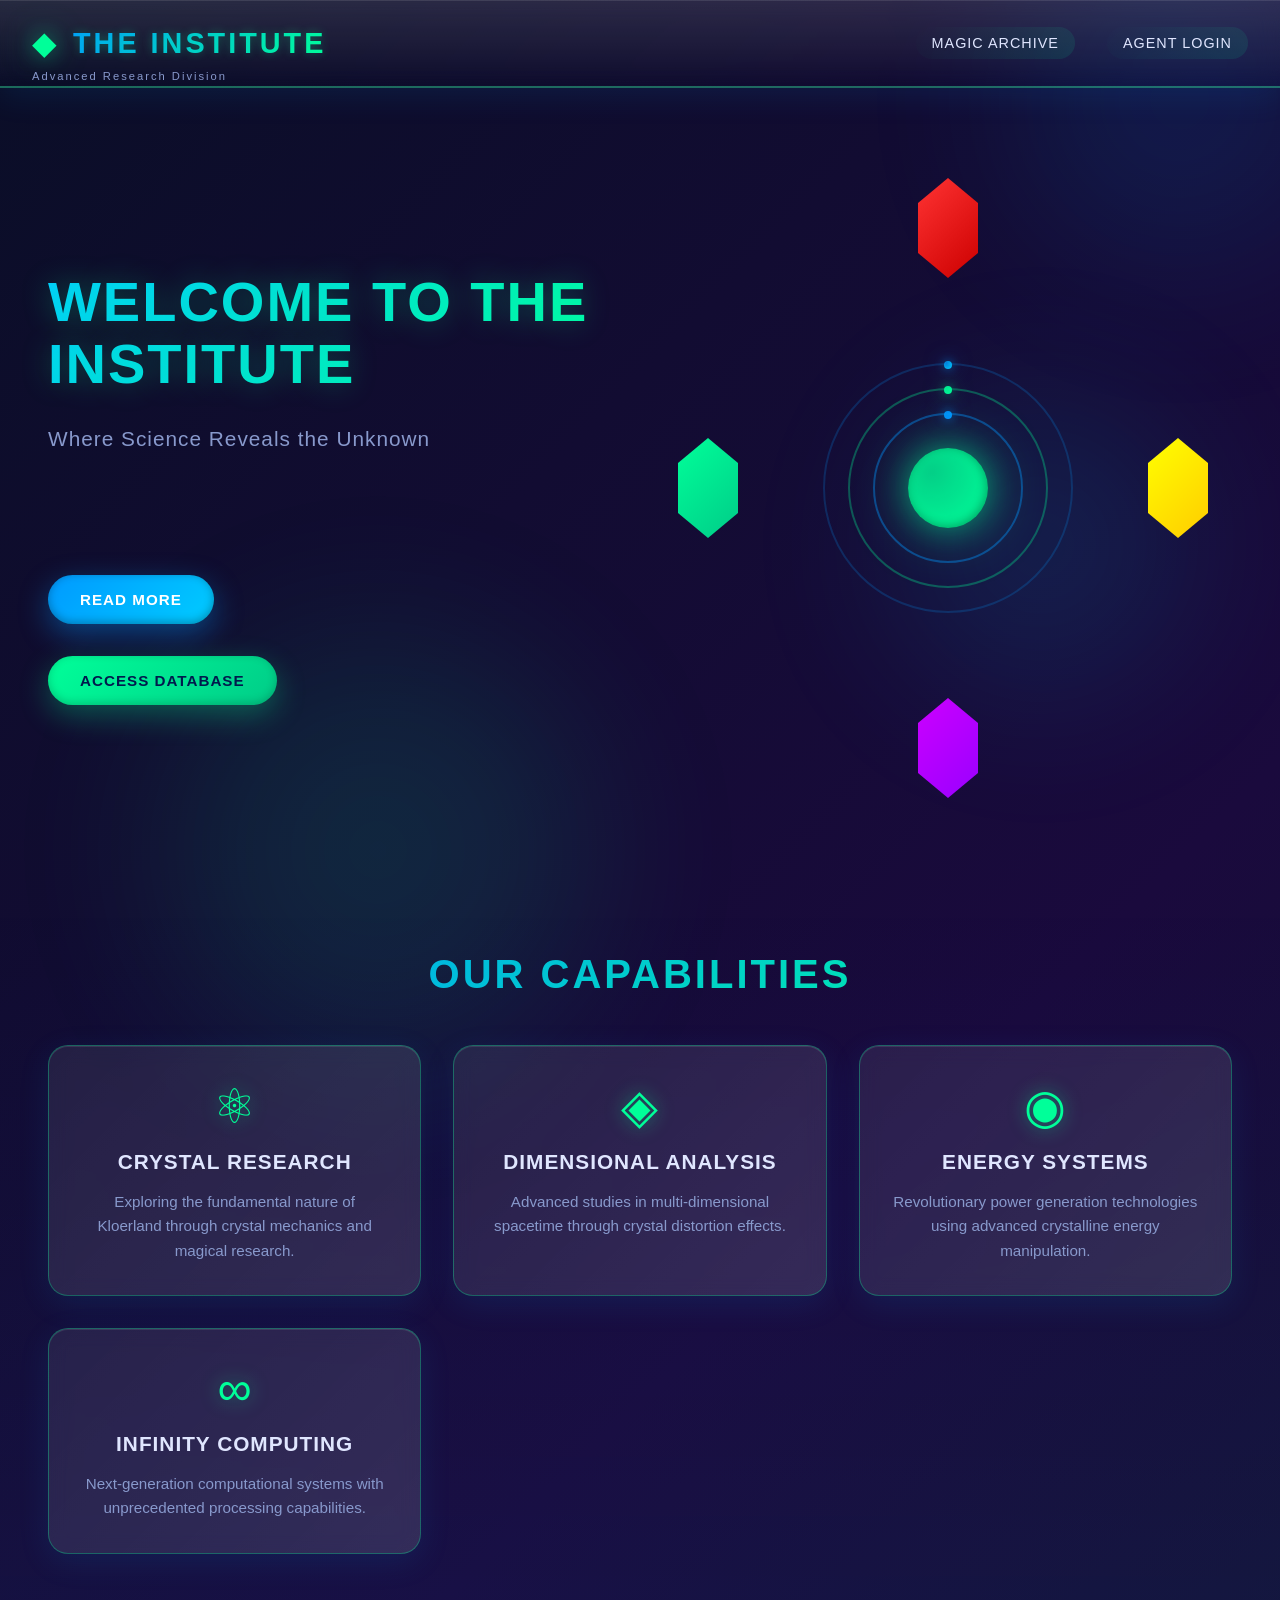
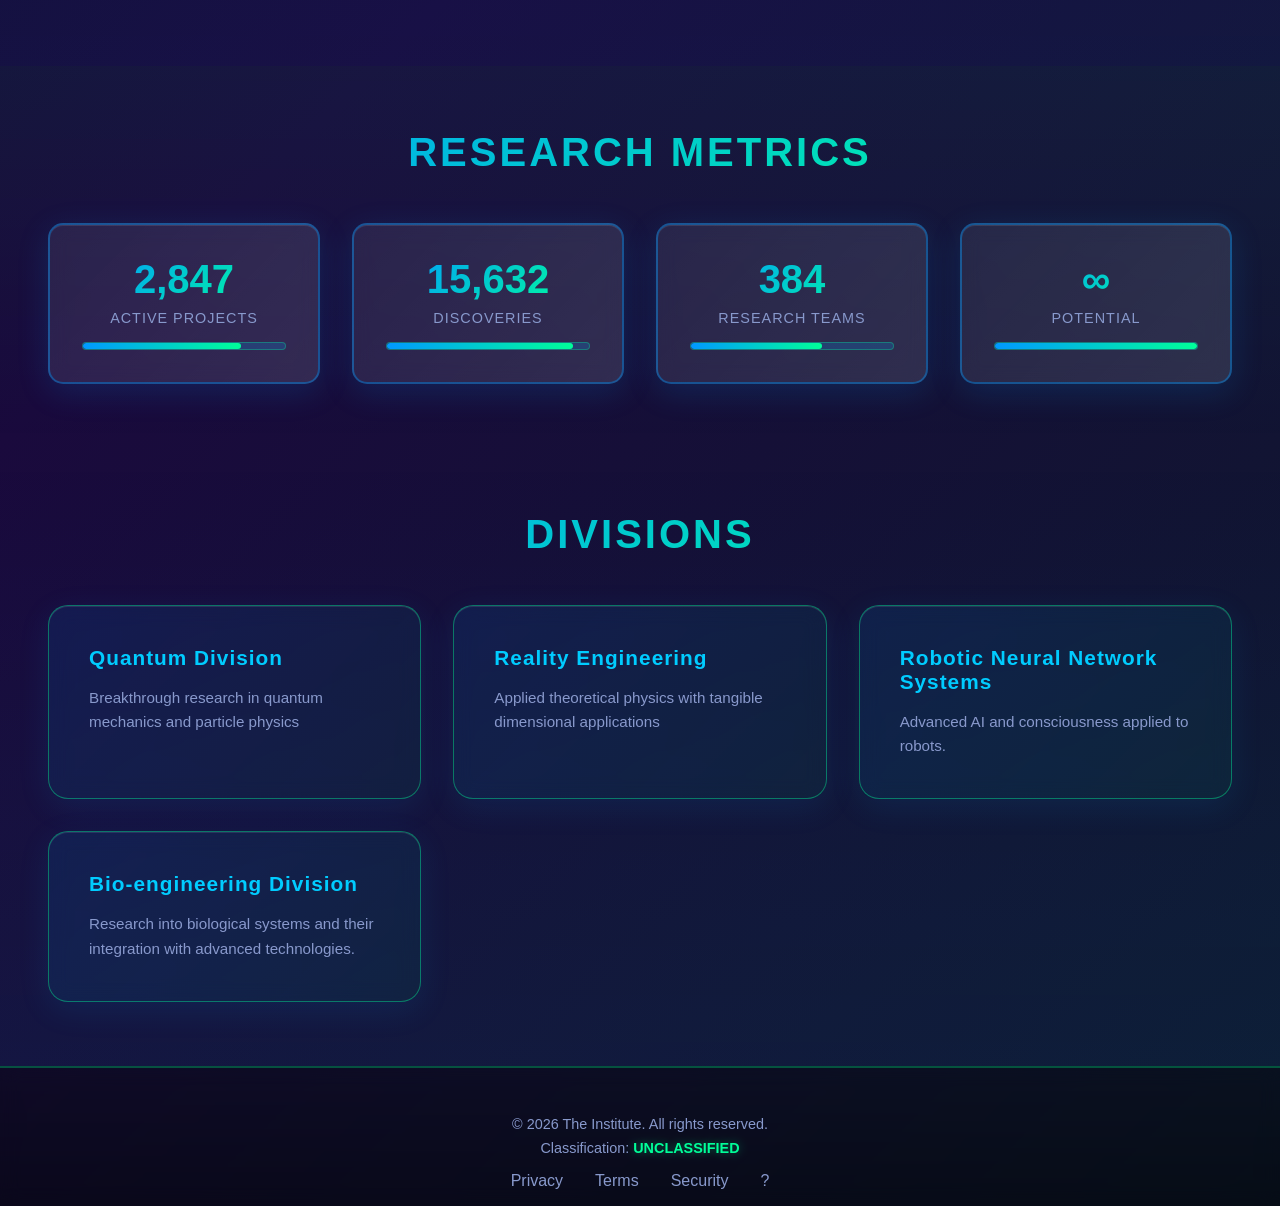
<file: index.html>
<!DOCTYPE html>
<html lang="en">
<head>
    <meta charset="UTF-8">
    <meta name="viewport" content="width=device-width, initial-scale=1.0">
    <title>The Institute - Advanced Research Division</title>
    <link rel="stylesheet" href="style.css">
</head>
<body>
    <!-- Ambient Background Elements -->
    <div class="ambient-orbs">
        <div class="orb orb-1"></div>
        <div class="orb orb-2"></div>
        <div class="orb orb-3"></div>
    </div>

    <!-- Navigation Header -->
    <header class="header">
        <div class="logo-container">
            <div class="logo-symbol">◆</div>
            <h1 class="logo-text">THE INSTITUTE</h1>
            <div class="logo-subtitle">Advanced Research Division</div>
        </div>
        <nav class="nav-menu">
            <a href="magic-archive.html" class="nav-item">MAGIC ARCHIVE</a>
            <a href="login.html" class="nav-item">AGENT LOGIN</a>
        </nav>
    </header>

    <!-- Hero Section -->
    <section class="hero">
        <div class="hero-content">
            <h2 class="hero-title">WELCOME TO THE INSTITUTE</h2>
            <p class="hero-subtitle">Where Science Reveals the Unknown</p>
            <div class="hero-decorative">
                <span class="glow-text">█</span>
                <span class="glow-text delay-1">█</span>
                <span class="glow-text delay-2">█</span>
            </div>
            <a href="#capabilities" class="btn btn-primary">READ MORE</a>
            <a href="login.html" class="btn btn-secondary">ACCESS DATABASE</a>
        </div>
        <div class="hero-visual">
            <div class="floating-element">
                <div class="core-circle"></div>
                <div class="orbit orbit-1"></div>
                <div class="orbit orbit-2"></div>
                <div class="orbit orbit-3"></div>
                <div class="crystal crystal-green"></div>
                <div class="crystal crystal-violet"></div>
                <div class="crystal crystal-red"></div>
                <div class="crystal crystal-yellow"></div>
            </div>
        </div>
    </section>

    <!-- Features Grid -->
    <section class="features" id="capabilities">
        <h2 class="section-title">OUR CAPABILITIES</h2>
        <div class="features-grid">
            <div class="feature-card">
                <div class="card-icon">⚛</div>
                <h3>Crystal Research</h3>
                <p>Exploring the fundamental nature of Kloerland through crystal mechanics and magical research.</p>
            </div>
            <div class="feature-card">
                <div class="card-icon">◈</div>
                <h3>Dimensional Analysis</h3>
                <p>Advanced studies in multi-dimensional spacetime through crystal distortion effects.</p>
            </div>
            <div class="feature-card">
                <div class="card-icon">◉</div>
                <h3>Energy Systems</h3>
                <p>Revolutionary power generation technologies using advanced crystalline energy manipulation.</p>
            </div>
            <div class="feature-card">
                <div class="card-icon">∞</div>
                <h3>Infinity Computing</h3>
                <p>Next-generation computational systems with unprecedented processing capabilities.</p>
            </div>
        </div>
    </section>

    <!-- Data Display Section -->
    <section class="data-section">
        <h2 class="section-title">RESEARCH METRICS</h2>
        <div class="data-grid">
            <div class="data-card">
                <div class="data-value">2,847</div>
                <div class="data-label">Active Projects</div>
                <div class="progress-bar">
                    <div class="progress-fill" style="width: 78%;"></div>
                </div>
            </div>
            <div class="data-card">
                <div class="data-value">15,632</div>
                <div class="data-label">Discoveries</div>
                <div class="progress-bar">
                    <div class="progress-fill" style="width: 92%;"></div>
                </div>
            </div>
            <div class="data-card">
                <div class="data-value">384</div>
                <div class="data-label">Research Teams</div>
                <div class="progress-bar">
                    <div class="progress-fill" style="width: 65%;"></div>
                </div>
            </div>
            <div class="data-card">
                <div class="data-value">∞</div>
                <div class="data-label">Potential</div>
                <div class="progress-bar">
                    <div class="progress-fill" style="width: 100%;"></div>
                </div>
            </div>
        </div>
    </section>

    <!-- Departments Section -->
    <section class="departments">
        <h2 class="section-title">DIVISIONS</h2>
        <div class="departments-container">
            <div class="department-item">
                <h3>Quantum Division</h3>
                <p>Breakthrough research in quantum mechanics and particle physics</p>
            </div>
            <div class="department-item">
                <h3>Reality Engineering</h3>
                <p>Applied theoretical physics with tangible dimensional applications</p>
            </div>
            <div class="department-item">
                <h3>Robotic Neural Network Systems</h3>
                <p>Advanced AI and consciousness applied to robots.</p>
            </div>
            <div class="department-item">
                <h3>Bio-engineering Division</h3>
                <p>Research into biological systems and their integration with advanced technologies.</p>
            </div>
        </div>
    </section>

    <!-- Footer -->
    <footer class="footer">
        <div class="footer-content">
            <p>&copy; 2026 The Institute. All rights reserved.</p>
            <p>Classification: <span class="classification">UNCLASSIFIED</span></p>
            <div class="footer-links">
                <a href="#">Privacy</a>
                <a href="#">Terms</a>
                <a href="#">Security</a>
                <a href="arg/index.html" aria-label="?">?</a>
            </div>
        </div>
    </footer>
</body>
</html>
</file>
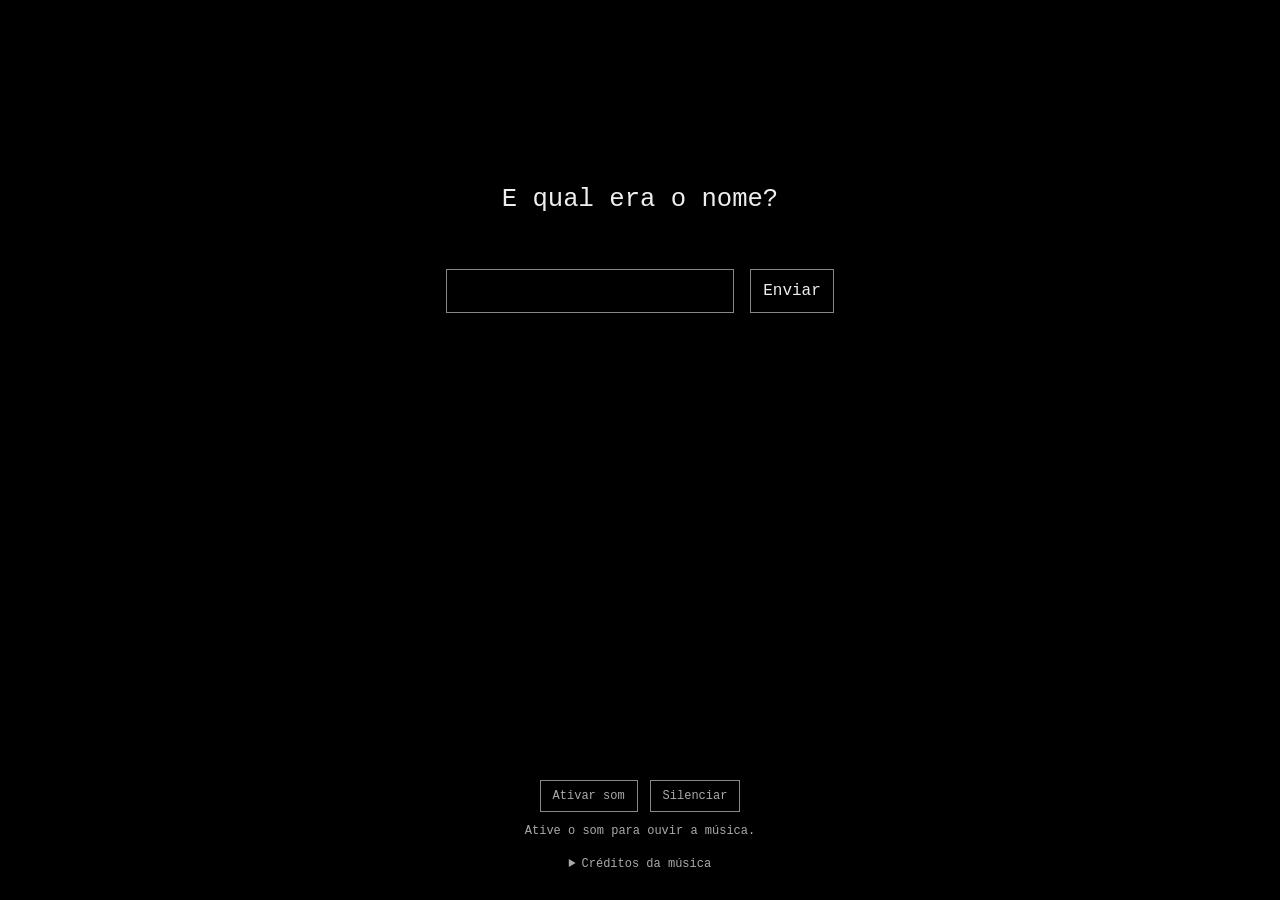
<file: arg/index.html>
<!doctype html>
<html lang="pt-BR">
<head>
  <meta charset="utf-8">
  <meta name="viewport" content="width=device-width, initial-scale=1">
  <title>E qual era o nome?</title>
  <link rel="stylesheet" href="style.css">
  <script type="module" src="app.js"></script>
</head>
<body>
  <main id="page" tabindex="-1"></main>
  <noscript>Ative o JavaScript para responder à pergunta.</noscript>
  <footer id="sound" hidden>
    <div class="sound-controls">
      <button id="play" type="button">Ativar som</button>
      <button id="mute" type="button" aria-pressed="false">Silenciar</button>
    </div>
    <p id="audio-status" role="status"></p>
    <details><summary>Créditos da música</summary><p id="credit"></p></details>
  </footer>
</body>
</html>
</file>
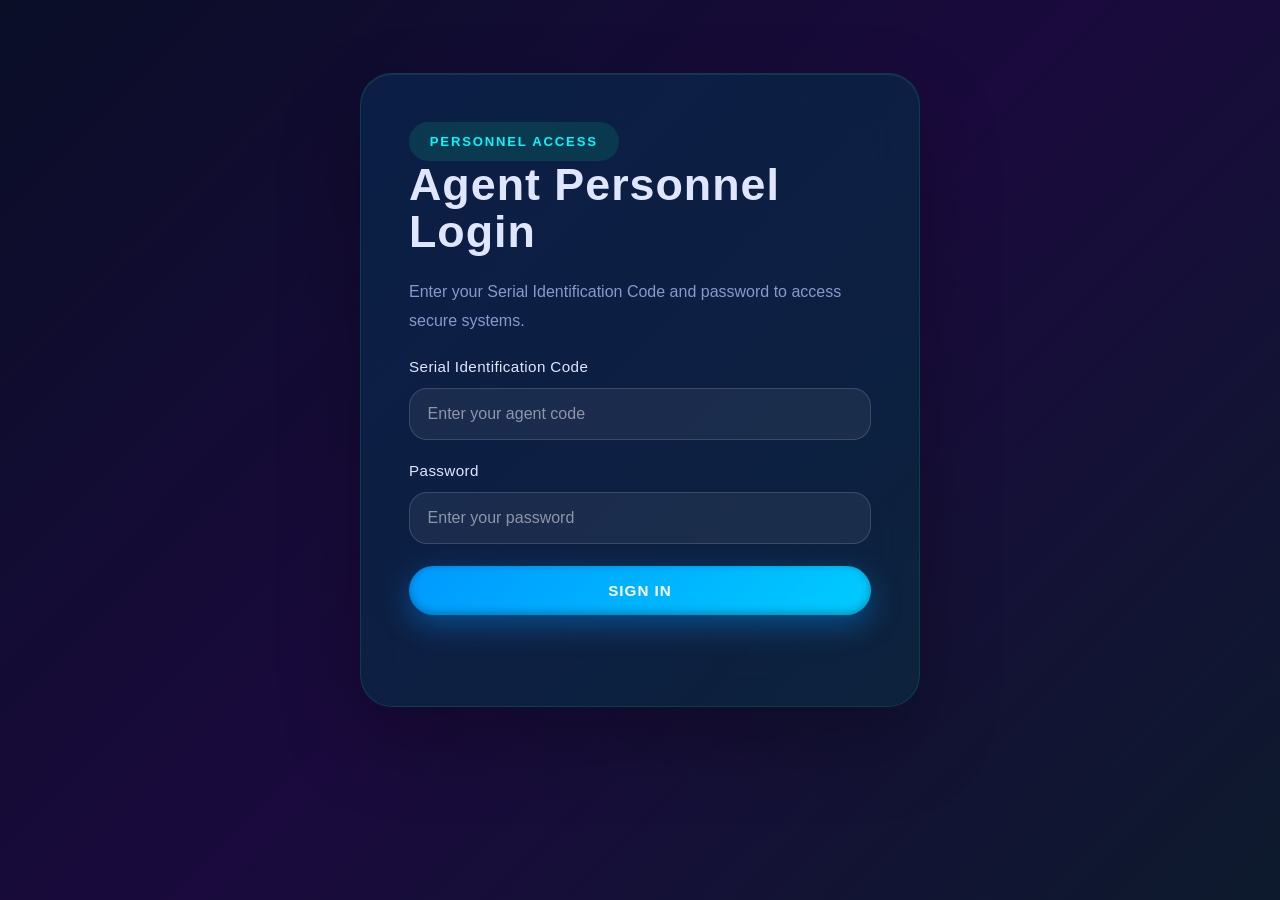
<file: admin.html>
<!DOCTYPE html>
<html lang="en">
<head>
    <meta charset="UTF-8">
    <meta name="viewport" content="width=device-width, initial-scale=1.0">
    <title>Magic Data Center | The Institute</title>
    <link rel="stylesheet" href="style.css">
</head>
<body>
    <div class="ambient-orbs">
        <div class="orb orb-1"></div>
        <div class="orb orb-2"></div>
        <div class="orb orb-3"></div>
    </div>

    <main class="admin-shell">
        <section class="admin-topline">
            <div>
                <span class="badge">Admin Restricted</span>
                <h1>Kloerland Magic Data Center</h1>
                <p>Store and maintain RPG weapons, spells, equipment, and consumables from the Kloerland source sheet.</p>
            </div>
            <div class="admin-actions">
                <button class="btn btn-secondary" id="exportBtn">EXPORT JSON</button>
                <button class="btn btn-secondary" id="resetBtn">RESET SEED DATA</button>
                <a href="login.html" class="btn btn-primary" id="logoutBtn">LOG OUT</a>
            </div>
        </section>

        <section class="admin-metrics" aria-label="Magic database totals">
            <div class="metric-tile">
                <span id="totalCount">0</span>
                <p>Total Records</p>
            </div>
            <div class="metric-tile">
                <span id="spellCount">0</span>
                <p>Spells</p>
            </div>
            <div class="metric-tile">
                <span id="weaponCount">0</span>
                <p>Weapons</p>
            </div>
            <div class="metric-tile">
                <span id="itemCount">0</span>
                <p>Items</p>
            </div>
        </section>

        <section class="admin-workspace">
            <form class="data-form" id="entryForm">
                <input type="hidden" id="entryId">
                <h2 id="formTitle">New Record</h2>
                <div class="form-grid">
                    <div class="form-group">
                        <label for="entryType">Type</label>
                        <select id="entryType" required>
                            <option value="Spell">Spell</option>
                            <option value="Weapon">Weapon</option>
                            <option value="Item">Item</option>
                            <option value="Equipment">Equipment</option>
                        </select>
                    </div>
                    <div class="form-group">
                        <label for="entryName">Name</label>
                        <input id="entryName" type="text" required placeholder="Record name">
                    </div>
                    <div class="form-group">
                        <label for="entryRarity">Rarity</label>
                        <input id="entryRarity" type="text" placeholder="Common, Rare, Custom">
                    </div>
                    <div class="form-group">
                        <label for="entryElement">Element</label>
                        <select id="entryElement">
                            <option value="">None</option>
                            <option value="Vida / Life">Green - Vida / Life</option>
                            <option value="Força / Strength">Red - Força / Strength</option>
                            <option value="Matéria / Matter">Yellow - Matéria / Matter</option>
                            <option value="Entropia / Entropy">Violet - Entropia / Entropy</option>
                            <option value="Fifth Element">Blue - Fifth Element</option>
                            <option value="???">Orange - ???</option>
                        </select>
                    </div>
                    <div class="form-group">
                        <label for="entryRange">Range</label>
                        <input id="entryRange" type="text" placeholder="2, 5x5, ∞">
                    </div>
                    <div class="form-group">
                        <label for="entryDuration">Duration</label>
                        <input id="entryDuration" type="text" placeholder="Instantaneous, 2 turns">
                    </div>
                    <div class="form-group">
                        <label for="entryTest">Test</label>
                        <input id="entryTest" type="text" placeholder="Intelectualidade + Escopo">
                    </div>
                    <div class="form-group">
                        <label for="entryDamage">Damage</label>
                        <input id="entryDamage" type="text" placeholder="2d6+1">
                    </div>
                    <div class="form-group">
                        <label for="entryCrit">Critical Damage</label>
                        <input id="entryCrit" type="text" placeholder="2d8+2">
                    </div>
                    <div class="form-group form-wide">
                        <label for="entryEffect">Special Effect</label>
                        <textarea id="entryEffect" rows="4" placeholder="Effect, notes, cooldowns, and source cleanup notes"></textarea>
                    </div>
                </div>
                <div class="form-actions">
                    <button class="btn btn-primary" type="submit">SAVE RECORD</button>
                    <button class="btn btn-secondary" type="button" id="clearBtn">CLEAR</button>
                </div>
            </form>

            <section class="data-browser" aria-label="Stored magic data">
                <div class="browser-tools">
                    <div class="form-group">
                        <label for="searchInput">Search</label>
                        <input id="searchInput" type="search" placeholder="Find name, test, effect">
                    </div>
                    <div class="form-group">
                        <label for="typeFilter">Filter</label>
                        <select id="typeFilter">
                            <option value="All">All Types</option>
                            <option value="Spell">Spells</option>
                            <option value="Weapon">Weapons</option>
                            <option value="Item">Items</option>
                            <option value="Equipment">Equipment</option>
                        </select>
                    </div>
                    <div class="form-group">
                        <label for="elementFilter">Element</label>
                        <select id="elementFilter">
                            <option value="All">All Elements</option>
                            <option value="Vida / Life">Green - Vida / Life</option>
                            <option value="Força / Strength">Red - Força / Strength</option>
                            <option value="Matéria / Matter">Yellow - Matéria / Matter</option>
                            <option value="Entropia / Entropy">Violet - Entropia / Entropy</option>
                            <option value="Fifth Element">Blue - Fifth Element</option>
                            <option value="???">Orange - ???</option>
                        </select>
                    </div>
                </div>
                <div class="records-list" id="recordsList"></div>
            </section>
        </section>
    </main>

    <script>
        const ADMIN_AUTH_KEY = 'instituteAdminAuth';
        const STORAGE_KEY = 'kloerlandMagicRecords';
        const adminParams = new URLSearchParams(window.location.search);

        function storageAvailable(storage) {
            try {
                const testKey = '__instituteStorageTest';
                storage.setItem(testKey, testKey);
                storage.removeItem(testKey);
                return true;
            } catch (error) {
                return false;
            }
        }

        function setStoredFlag(key, value) {
            if (storageAvailable(localStorage)) {
                localStorage.setItem(key, value);
            }

            if (storageAvailable(sessionStorage)) {
                sessionStorage.setItem(key, value);
            }

            document.cookie = `${key}=${value}; path=/; SameSite=Lax`;
        }

        function getStoredFlag(key) {
            const cookieMatch = document.cookie
                .split('; ')
                .find((cookie) => cookie.startsWith(`${key}=`));

            if (storageAvailable(localStorage) && localStorage.getItem(key) === 'true') {
                return true;
            }

            if (storageAvailable(sessionStorage) && sessionStorage.getItem(key) === 'true') {
                return true;
            }

            return cookieMatch ? cookieMatch.split('=')[1] === 'true' : false;
        }

        if (adminParams.get('adminAuth') === 'kloerland') {
            setStoredFlag(ADMIN_AUTH_KEY, 'true');
            window.history.replaceState({}, document.title, window.location.pathname);
        }

        let seedRecords = [];

        async function loadSeedRecords() {
            const response = await fetch('magic-data.json', { cache: 'no-store' });
            if (!response.ok) {
                throw new Error(`Unable to load magic-data.json: ${response.status}`);
            }

            const data = await response.json();
            if (!Array.isArray(data)) {
                throw new Error('magic-data.json must contain an array of records.');
            }

            seedRecords = data;
        }

        const fields = {
            id: document.getElementById('entryId'),
            type: document.getElementById('entryType'),
            name: document.getElementById('entryName'),
            rarity: document.getElementById('entryRarity'),
            element: document.getElementById('entryElement'),
            range: document.getElementById('entryRange'),
            duration: document.getElementById('entryDuration'),
            test: document.getElementById('entryTest'),
            damage: document.getElementById('entryDamage'),
            critical: document.getElementById('entryCrit'),
            effect: document.getElementById('entryEffect')
        };

        const entryForm = document.getElementById('entryForm');
        const recordsList = document.getElementById('recordsList');
        const searchInput = document.getElementById('searchInput');
        const typeFilter = document.getElementById('typeFilter');
        const elementFilter = document.getElementById('elementFilter');
        const formTitle = document.getElementById('formTitle');

        if (!getStoredFlag(ADMIN_AUTH_KEY)) {
            window.location.href = 'login.html';
        }

        function loadRecords() {
            const saved = storageAvailable(localStorage) ? localStorage.getItem(STORAGE_KEY) : null;
            if (!saved) {
                saveRecords(seedRecords);
                return [...seedRecords];
            }

            try {
                const records = JSON.parse(saved);
                const existingIds = new Set(records.map((record) => record.id));
                const seedById = new Map(seedRecords.map((record) => [record.id, record]));
                const upgradedRecords = records.map((record) => {
                    const seedRecord = seedById.get(record.id);

                    if (!seedRecord) {
                        return { element: '', ...record };
                    }

                    return {
                        ...seedRecord,
                        ...record,
                        element: record.element || seedRecord.element || ''
                    };
                });
                const upgradedIds = new Set(upgradedRecords.map((record) => record.id));
                const missingSeeds = seedRecords.filter((record) => !upgradedIds.has(record.id));

                if (missingSeeds.length > 0) {
                    const mergedRecords = [...upgradedRecords, ...missingSeeds];
                    saveRecords(mergedRecords);
                    return mergedRecords;
                }

                saveRecords(upgradedRecords);
                return upgradedRecords;
            } catch (error) {
                saveRecords(seedRecords);
                return [...seedRecords];
            }
        }

        function saveRecords(records) {
            if (storageAvailable(localStorage)) {
                localStorage.setItem(STORAGE_KEY, JSON.stringify(records));
            }
        }

        function getRecords() {
            return loadRecords();
        }

        function renderRecords() {
            const search = searchInput.value.trim().toLowerCase();
            const selectedType = typeFilter.value;
            const selectedElement = elementFilter.value;
            const records = getRecords();
            const filtered = records.filter((record) => {
                const matchesType = selectedType === 'All' || record.type === selectedType;
                const matchesElement = selectedElement === 'All' || record.element === selectedElement;
                const content = Object.values(record).join(' ').toLowerCase();
                return matchesType && matchesElement && content.includes(search);
            });

            document.getElementById('totalCount').textContent = records.length;
            document.getElementById('spellCount').textContent = records.filter((record) => record.type === 'Spell').length;
            document.getElementById('weaponCount').textContent = records.filter((record) => record.type === 'Weapon').length;
            document.getElementById('itemCount').textContent = records.filter((record) => record.type === 'Item' || record.type === 'Equipment').length;

            recordsList.innerHTML = filtered.map((record) => `
                <article class="record-row">
                    <div class="record-main">
                        <div class="record-tags">
                            <span class="record-type">${record.type}</span>
                            ${record.type === 'Spell' ? `<span class="element-tag ${getElementClass(record.element)}">${escapeHtml(record.element || 'Unclassified')}</span>` : ''}
                        </div>
                        <h3>${escapeHtml(record.name)}</h3>
                        <p>${escapeHtml(record.effect || 'No special effect recorded.')}</p>
                    </div>
                    <dl class="record-stats">
                        <div><dt>Rarity</dt><dd>${escapeHtml(record.rarity || '-')}</dd></div>
                        <div><dt>Element</dt><dd>${escapeHtml(record.type === 'Spell' ? record.element || '-' : '-')}</dd></div>
                        <div><dt>Range</dt><dd>${escapeHtml(record.range || '-')}</dd></div>
                        <div><dt>Duration</dt><dd>${escapeHtml(record.duration || '-')}</dd></div>
                        <div><dt>Test</dt><dd>${escapeHtml(record.test || '-')}</dd></div>
                        <div><dt>Damage</dt><dd>${escapeHtml(record.damage || '-')}</dd></div>
                        <div><dt>Critical</dt><dd>${escapeHtml(record.critical || '-')}</dd></div>
                    </dl>
                    <div class="record-actions">
                        <button type="button" class="mini-btn" data-action="edit" data-id="${record.id}">Edit</button>
                        <button type="button" class="mini-btn danger" data-action="delete" data-id="${record.id}">Delete</button>
                    </div>
                </article>
            `).join('');
        }

        function escapeHtml(value) {
            return String(value)
                .replaceAll('&', '&amp;')
                .replaceAll('<', '&lt;')
                .replaceAll('>', '&gt;')
                .replaceAll('"', '&quot;')
                .replaceAll("'", '&#039;');
        }

        function getElementClass(element) {
            const elementMap = {
                'Vida / Life': 'element-life',
                'Força / Strength': 'element-strength',
                'Matéria / Matter': 'element-matter',
                'Entropia / Entropy': 'element-entropy',
                'Fifth Element': 'element-fifth',
                '???': 'element-unknown'
            };

            return elementMap[element] || 'element-none';
        }

        function clearForm() {
            entryForm.reset();
            fields.id.value = '';
            formTitle.textContent = 'New Record';
        }

        entryForm.addEventListener('submit', function (event) {
            event.preventDefault();
            const records = getRecords();
            const record = {
                id: fields.id.value || `record-${Date.now()}`,
                type: fields.type.value,
                name: fields.name.value.trim(),
                rarity: fields.rarity.value.trim(),
                element: fields.type.value === 'Spell' ? fields.element.value : '',
                range: fields.range.value.trim(),
                duration: fields.duration.value.trim(),
                test: fields.test.value.trim(),
                damage: fields.damage.value.trim(),
                critical: fields.critical.value.trim(),
                effect: fields.effect.value.trim()
            };

            if (!record.name) {
                fields.name.focus();
                return;
            }

            const existingIndex = records.findIndex((item) => item.id === record.id);
            if (existingIndex >= 0) {
                records[existingIndex] = record;
            } else {
                records.unshift(record);
            }

            saveRecords(records);
            clearForm();
            renderRecords();
        });

        recordsList.addEventListener('click', function (event) {
            const button = event.target.closest('button[data-action]');
            if (!button) return;

            const records = getRecords();
            const record = records.find((item) => item.id === button.dataset.id);
            if (!record) return;

            if (button.dataset.action === 'delete') {
                saveRecords(records.filter((item) => item.id !== record.id));
                renderRecords();
                return;
            }

            fields.id.value = record.id;
            fields.type.value = record.type;
            fields.name.value = record.name;
            fields.rarity.value = record.rarity;
            fields.element.value = record.element || '';
            fields.range.value = record.range;
            fields.duration.value = record.duration;
            fields.test.value = record.test;
            fields.damage.value = record.damage;
            fields.critical.value = record.critical;
            fields.effect.value = record.effect;
            formTitle.textContent = `Editing ${record.name}`;
            window.scrollTo({ top: 0, behavior: 'smooth' });
        });

        document.getElementById('clearBtn').addEventListener('click', clearForm);
        searchInput.addEventListener('input', renderRecords);
        typeFilter.addEventListener('change', renderRecords);
        elementFilter.addEventListener('change', renderRecords);

        document.getElementById('resetBtn').addEventListener('click', function () {
            saveRecords(seedRecords);
            clearForm();
            renderRecords();
        });

        document.getElementById('exportBtn').addEventListener('click', function () {
            const data = JSON.stringify(getRecords(), null, 2);
            const blob = new Blob([data], { type: 'application/json' });
            const url = URL.createObjectURL(blob);
            const link = document.createElement('a');
            link.href = url;
            link.download = 'kloerland-magic-data.json';
            link.click();
            URL.revokeObjectURL(url);
        });

        document.getElementById('logoutBtn').addEventListener('click', function () {
            if (storageAvailable(localStorage)) {
                localStorage.removeItem('instituteAdminAuth');
                localStorage.removeItem('instituteAgentAuth');
            }

            if (storageAvailable(sessionStorage)) {
                sessionStorage.removeItem('instituteAdminAuth');
                sessionStorage.removeItem('instituteAgentAuth');
            }

            document.cookie = 'instituteAdminAuth=; path=/; max-age=0';
            document.cookie = 'instituteAgentAuth=; path=/; max-age=0';
        });

        async function initAdminData() {
            try {
                await loadSeedRecords();
                renderRecords();
            } catch (error) {
                console.error(error);
                document.getElementById('recordsList').innerHTML = `
                    <article class="record-row">
                        <div class="record-main">
                            <h3>Magic archive unavailable</h3>
                            <p>The canonical magic-data.json file could not be loaded. Run the site through a web server and verify that magic-data.json is deployed beside admin.html.</p>
                        </div>
                    </article>
                `;
            }
        }

        initAdminData();
    </script>
</body>
</html>
</file>
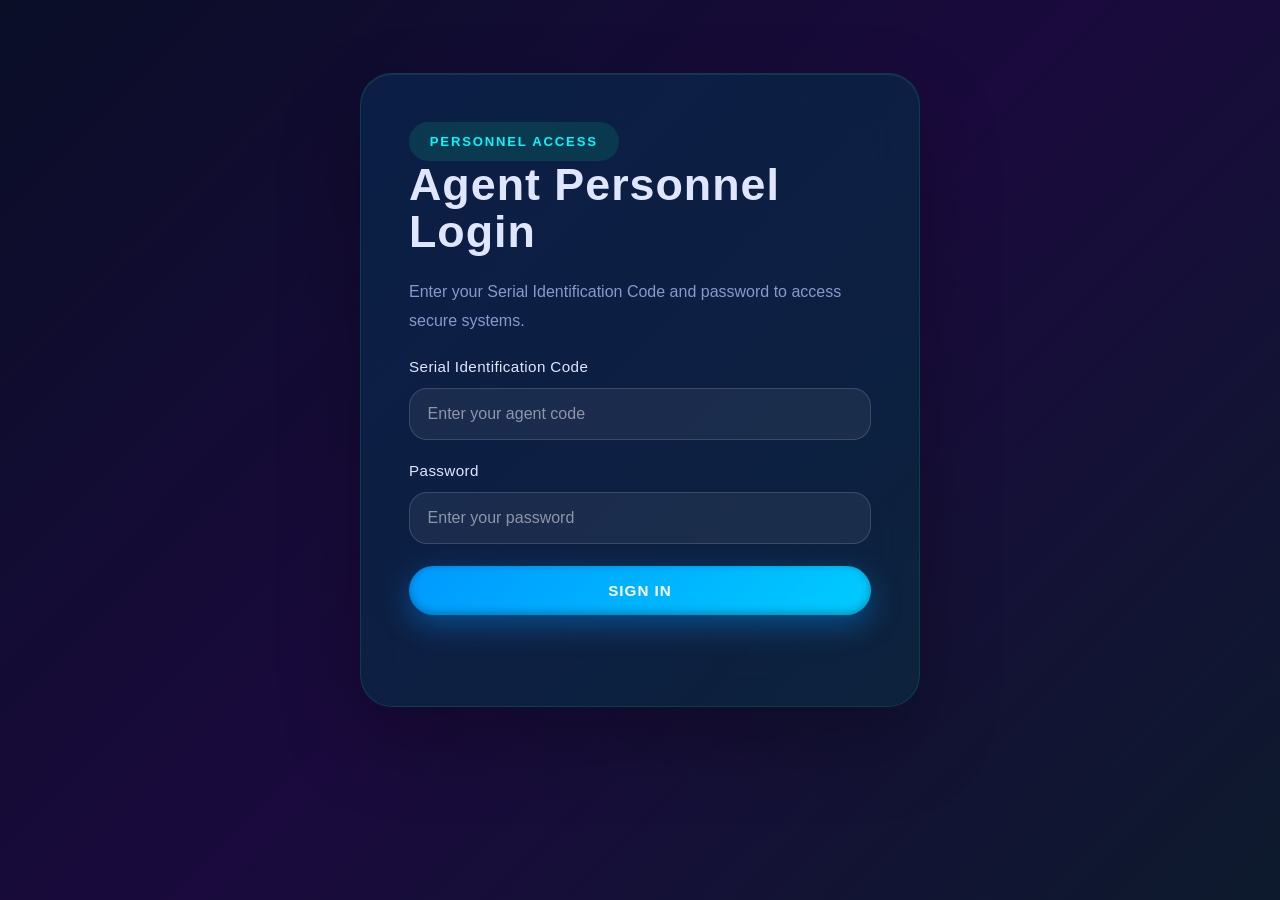
<file: agent.html>
<!DOCTYPE html><html lang="en"><head><meta charset="UTF-8"><meta name="viewport" content="width=device-width, initial-scale=1.0"><title>Agent Profile | The Institute</title><link rel="stylesheet" href="style.css"></head><body><div class="ambient-orbs"><div class="orb orb-1"></div><div class="orb orb-2"></div><div class="orb orb-3"></div></div><main class="agent-dashboard"><section class="agent-card profile-card" id="profile"><div class="browser-heading"><div><span class="agent-tag" id="agentStatus">LOADING</span><h1 id="agentName">Agent Profile</h1></div><div class="profile-actions"><a href="agents.html" class="btn btn-secondary">ALL AGENTS</a><a href="magic-archive.html" class="btn btn-secondary">MAGIC ARCHIVE</a></div></div><div class="vitals-grid"><div class="vital-box"><span>HP</span><strong id="agentHp">—</strong></div><div class="vital-box"><span>DEF</span><strong id="agentDef">—</strong></div><div class="vital-box"><span>MONEY</span><strong id="agentMoney">—</strong></div></div><h2 class="profile-section-title">ATTRIBUTES</h2><div class="stats-grid" id="statsGrid"></div><div class="profile-sections"><section class="profile-list-card"><h2>PERÍCIAS</h2><ul id="pericias"></ul></section><section class="profile-list-card"><h2>HABILIDADES E ARMAS</h2><ul id="habilidadesArmas"></ul></section><section class="profile-list-card"><h2>INVENTÁRIO</h2><ul id="inventario"></ul></section></div><div class="agent-actions"><a href="login.html" class="btn btn-secondary" id="logoutLink">LOG OUT</a></div></section></main><script>
const AUTH='instituteAgentAuth'; function flag(k){try{if(localStorage.getItem(k)==='true')return true}catch(e){}try{if(sessionStorage.getItem(k)==='true')return true}catch(e){}return document.cookie.split('; ').some(c=>c===k+'=true')}
if(!flag(AUTH))location.replace('login.html');
const id=new URLSearchParams(location.search).get('id')||localStorage.getItem('instituteAgentId')||'abc';
function esc(v){return String(v).replace(/[&<>'\"]/g,c=>({'&':'&amp;','<':'&lt;','>':'&gt;',"'":'&#039;','"':'&quot;'}[c]));}
function renderList(id,items){document.getElementById(id).innerHTML=(items||[]).map(x=>`<li>${esc(x)}</li>`).join('')||'<li>No records available.</li>'}
fetch('agents-data.json',{cache:'no-store'}).then(r=>{if(!r.ok)throw Error();return r.json()}).then(agents=>{const a=agents.find(x=>x.id===id)||agents[0]; if(!a)throw Error(); document.title=a.name+' | The Institute'; document.getElementById('agentName').textContent=a.name;document.getElementById('agentStatus').textContent=a.status;document.getElementById('agentHp').textContent=a.hp.current+'/'+a.hp.max;document.getElementById('agentDef').textContent=a.def;document.getElementById('agentMoney').textContent=esc((a['dinheiro:']||[])[0]??'—'); const labels={pot:'POT',res:'RES',agi:'AGI',car:'CAR',int:'INT'};document.getElementById('statsGrid').innerHTML=Object.entries(labels).map(([k,l])=>`<div class="stat-box"><span>${l}</span><strong>${esc(a.stats[k]??'—')}</strong></div>`).join('');renderList('pericias',a.pericias);renderList('habilidadesArmas',a.habilidadesArmas);renderList('inventario',a.inventario);}).catch(()=>document.getElementById('profile').innerHTML='<h1>Agent record unavailable</h1><p>The requested profile could not be loaded.</p><a href="agents.html" class="btn btn-secondary">BACK TO AGENTS</a>');
document.getElementById('logoutLink').addEventListener('click',()=>{localStorage.removeItem(AUTH);localStorage.removeItem('instituteAgentId');sessionStorage.removeItem(AUTH);});
</script></body></html>
</file>
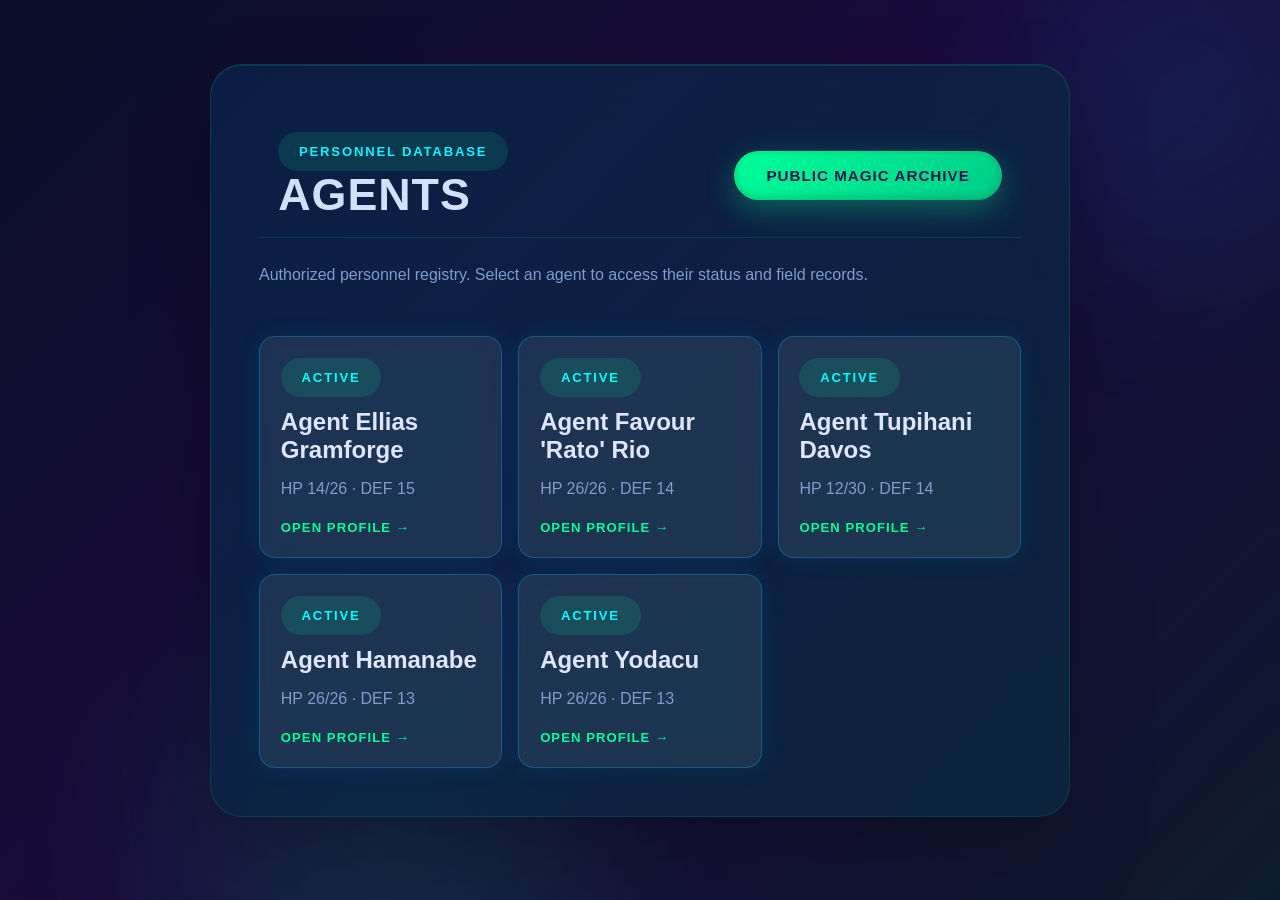
<file: agents.html>
<!DOCTYPE html><html lang="en"><head><meta charset="UTF-8"><meta name="viewport" content="width=device-width, initial-scale=1.0"><title>Agents Database | The Institute</title><link rel="stylesheet" href="style.css"></head><body><div class="ambient-orbs"><div class="orb orb-1"></div><div class="orb orb-2"></div></div><main class="agent-dashboard"><section class="agent-card roster-card"><div class="browser-heading"><div><span class="badge">Personnel Database</span><h1>AGENTS</h1></div><a href="magic-archive.html" class="btn btn-secondary">PUBLIC MAGIC ARCHIVE</a></div><p>Authorized personnel registry. Select an agent to access their status and field records.</p><div id="agentsList" class="agents-grid"></div></section></main><script>
const list=document.getElementById('agentsList');
function esc(v){return String(v).replace(/[&<>'\"]/g,c=>({'&':'&amp;','<':'&lt;','>':'&gt;',"'":'&#039;','"':'&quot;'}[c]));}
fetch('agents-data.json',{cache:'no-store'}).then(r=>{if(!r.ok)throw Error();return r.json()}).then(agents=>{list.innerHTML=agents.map(a=>`<a class="agent-roster-entry" href="agent.html?id=${encodeURIComponent(a.id)}"><span class="agent-tag">${esc(a.status)}</span><h2>${esc(a.name)}</h2><p>HP ${a.hp.current}/${a.hp.max} · DEF ${esc(a.def)}</p><span class="profile-link">OPEN PROFILE →</span></a>`).join('')}).catch(()=>list.innerHTML='<p>Agent database unavailable.</p>');
</script></body></html>
</file>
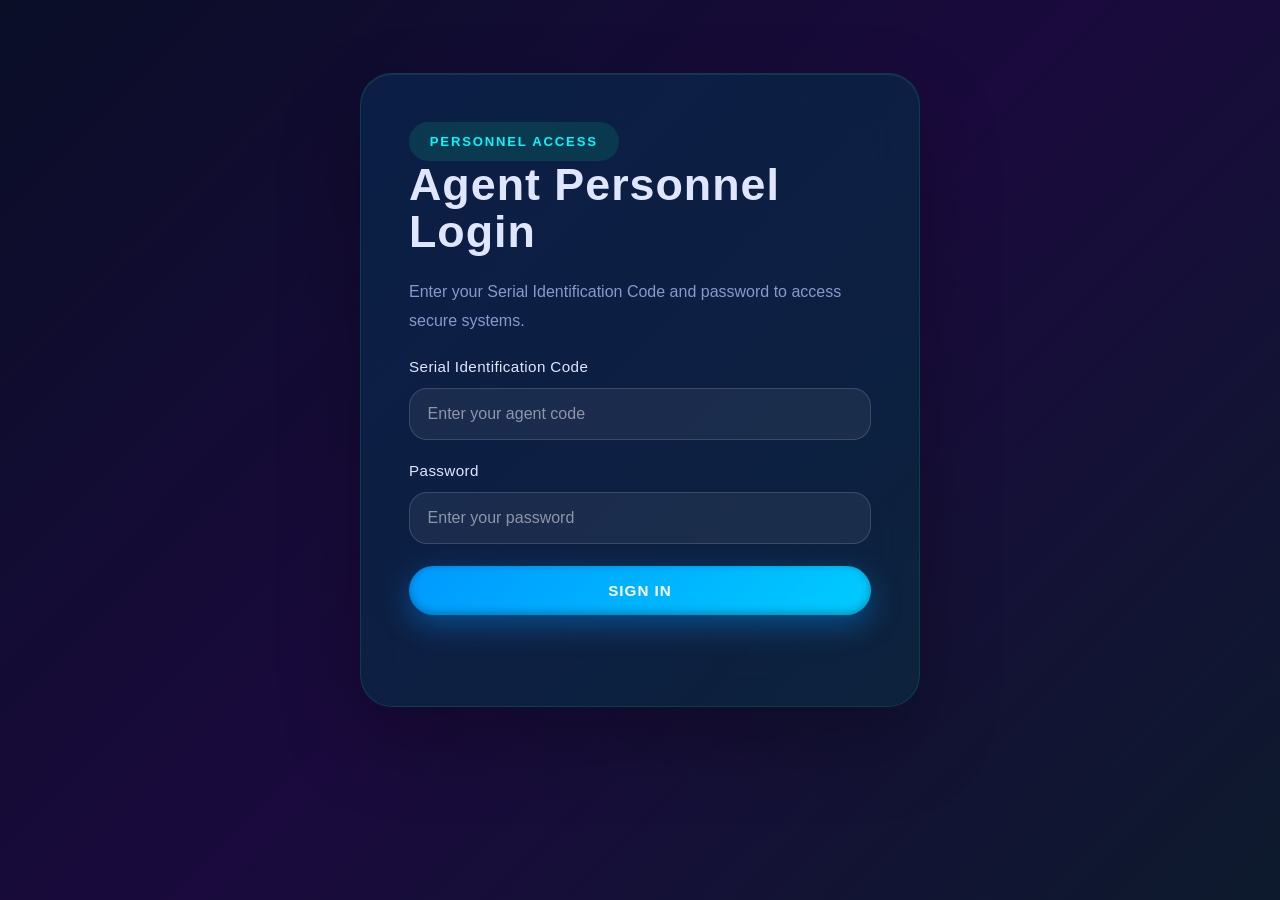
<file: login.html>
<!DOCTYPE html>
<html lang="en">
<head>
    <meta charset="UTF-8">
    <meta name="viewport" content="width=device-width, initial-scale=1.0">
    <title>Agent Login | The Institute</title>
    <link rel="stylesheet" href="style.css">
</head>
<body>
    <div class="ambient-orbs"></div>
    <main class="login-page">
        <section class="glass-card login-panel">
            <span class="badge">Personnel Access</span>
            <div class="login-card">
                <h1>Agent Personnel Login</h1>
                <p>Enter your Serial Identification Code and password to access secure systems.</p>
                <div class="form-group">
                    <label for="serialCode">Serial Identification Code</label>
                    <input id="serialCode" type="text" placeholder="Enter your agent code" autocomplete="username">
                </div>
                <div class="form-group">
                    <label for="password">Password</label>
                    <input id="password" type="password" placeholder="Enter your password" autocomplete="current-password">
                </div>
                <button class="btn btn-primary login-btn" id="loginBtn">SIGN IN</button>
                <div class="login-message" id="loginMessage"></div>
            </div>
        </section>
    </main>

    <script>
        const ADMIN_AUTH_KEY = 'instituteAdminAuth';
        const AGENT_AUTH_KEY = 'instituteAgentAuth';

        function setAuthFlag(key) {
            let stored = false;

            try {
                localStorage.setItem(key, 'true');
                stored = true;
            } catch (error) {
                stored = false;
            }

            try {
                sessionStorage.setItem(key, 'true');
                stored = true;
            } catch (error) {
                stored = stored || false;
            }

            if (!stored) {
                document.cookie = `${key}=true; path=/; SameSite=Lax`;
            }
        }

        document.getElementById('loginBtn').addEventListener('click', function () {
            const serial = document.getElementById('serialCode').value.trim();
            const password = document.getElementById('password').value;
            const message = document.getElementById('loginMessage');

            if (!serial || !password) {
                message.textContent = 'Both fields are required.';
                return;
            }

            const normalizedSerial = serial.toLowerCase();

            if (normalizedSerial === 'admin' && password === 'kloerland') {
                setAuthFlag(ADMIN_AUTH_KEY);
                window.location.href = 'admin.html?adminAuth=kloerland';
            } else if (normalizedSerial === 'abc' && password === '123') {
                setAuthFlag(AGENT_AUTH_KEY);
                try { localStorage.setItem('instituteAgentId', normalizedSerial); } catch (error) {}
                window.location.href = 'agents.html';
            } else {
                message.textContent = 'Invalid Serial Identification Code or password.';
            }
        });

        document.addEventListener('keydown', function(event) {
            if (event.key === 'Enter') {
                document.getElementById('loginBtn').click();
            }
        });
    </script>
</body>
</html>
</file>
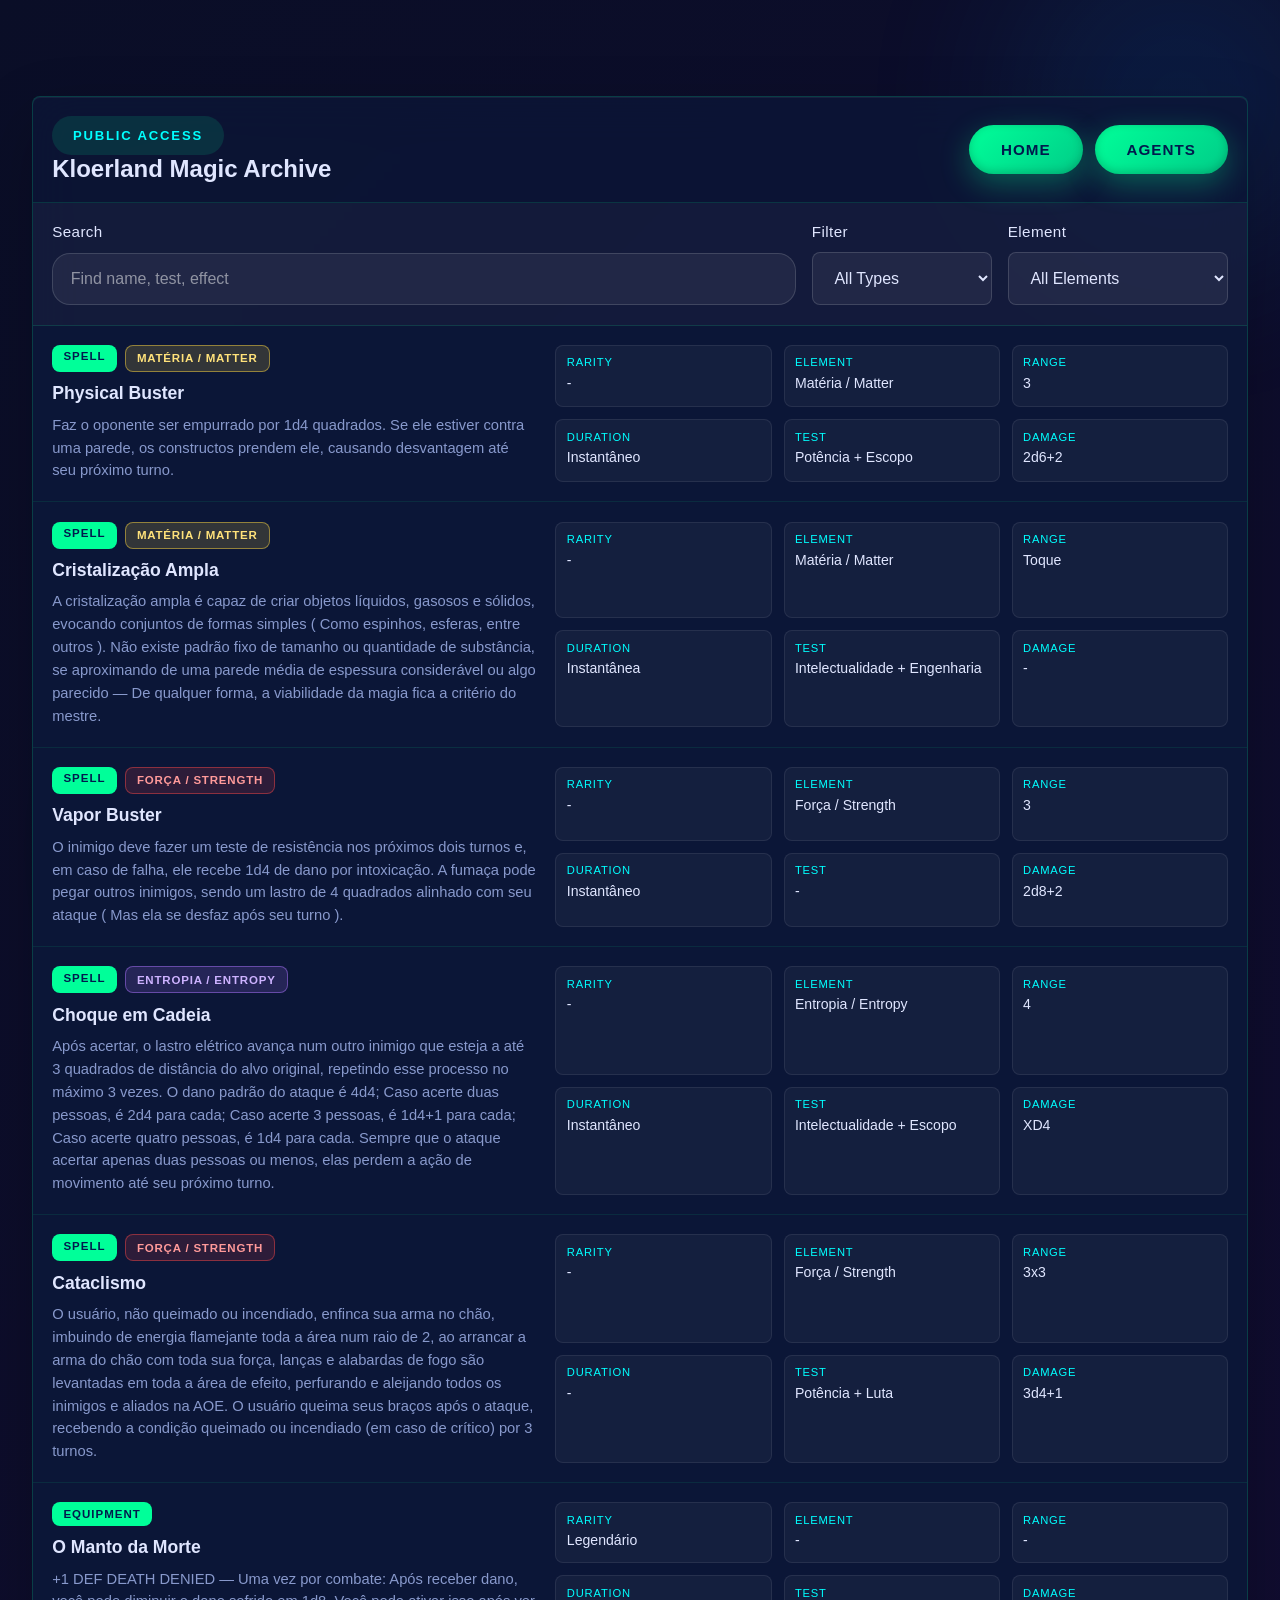
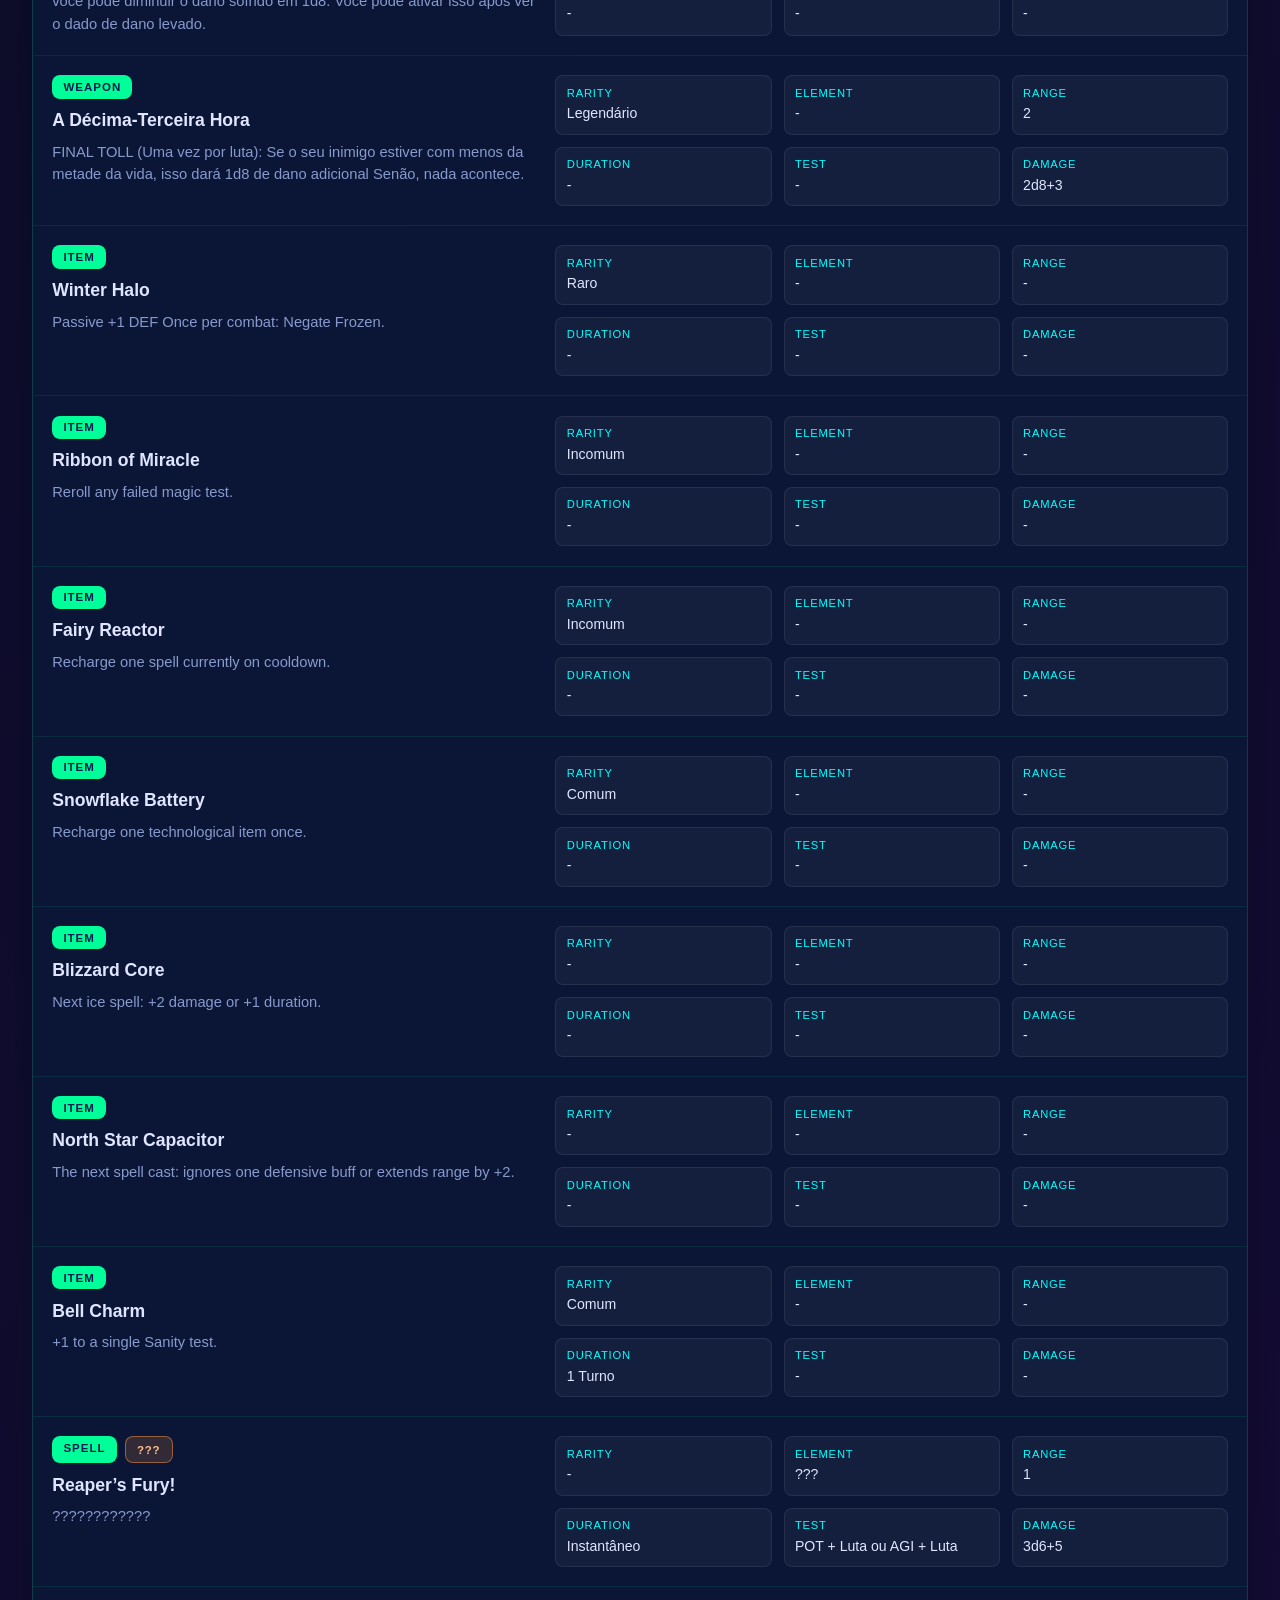
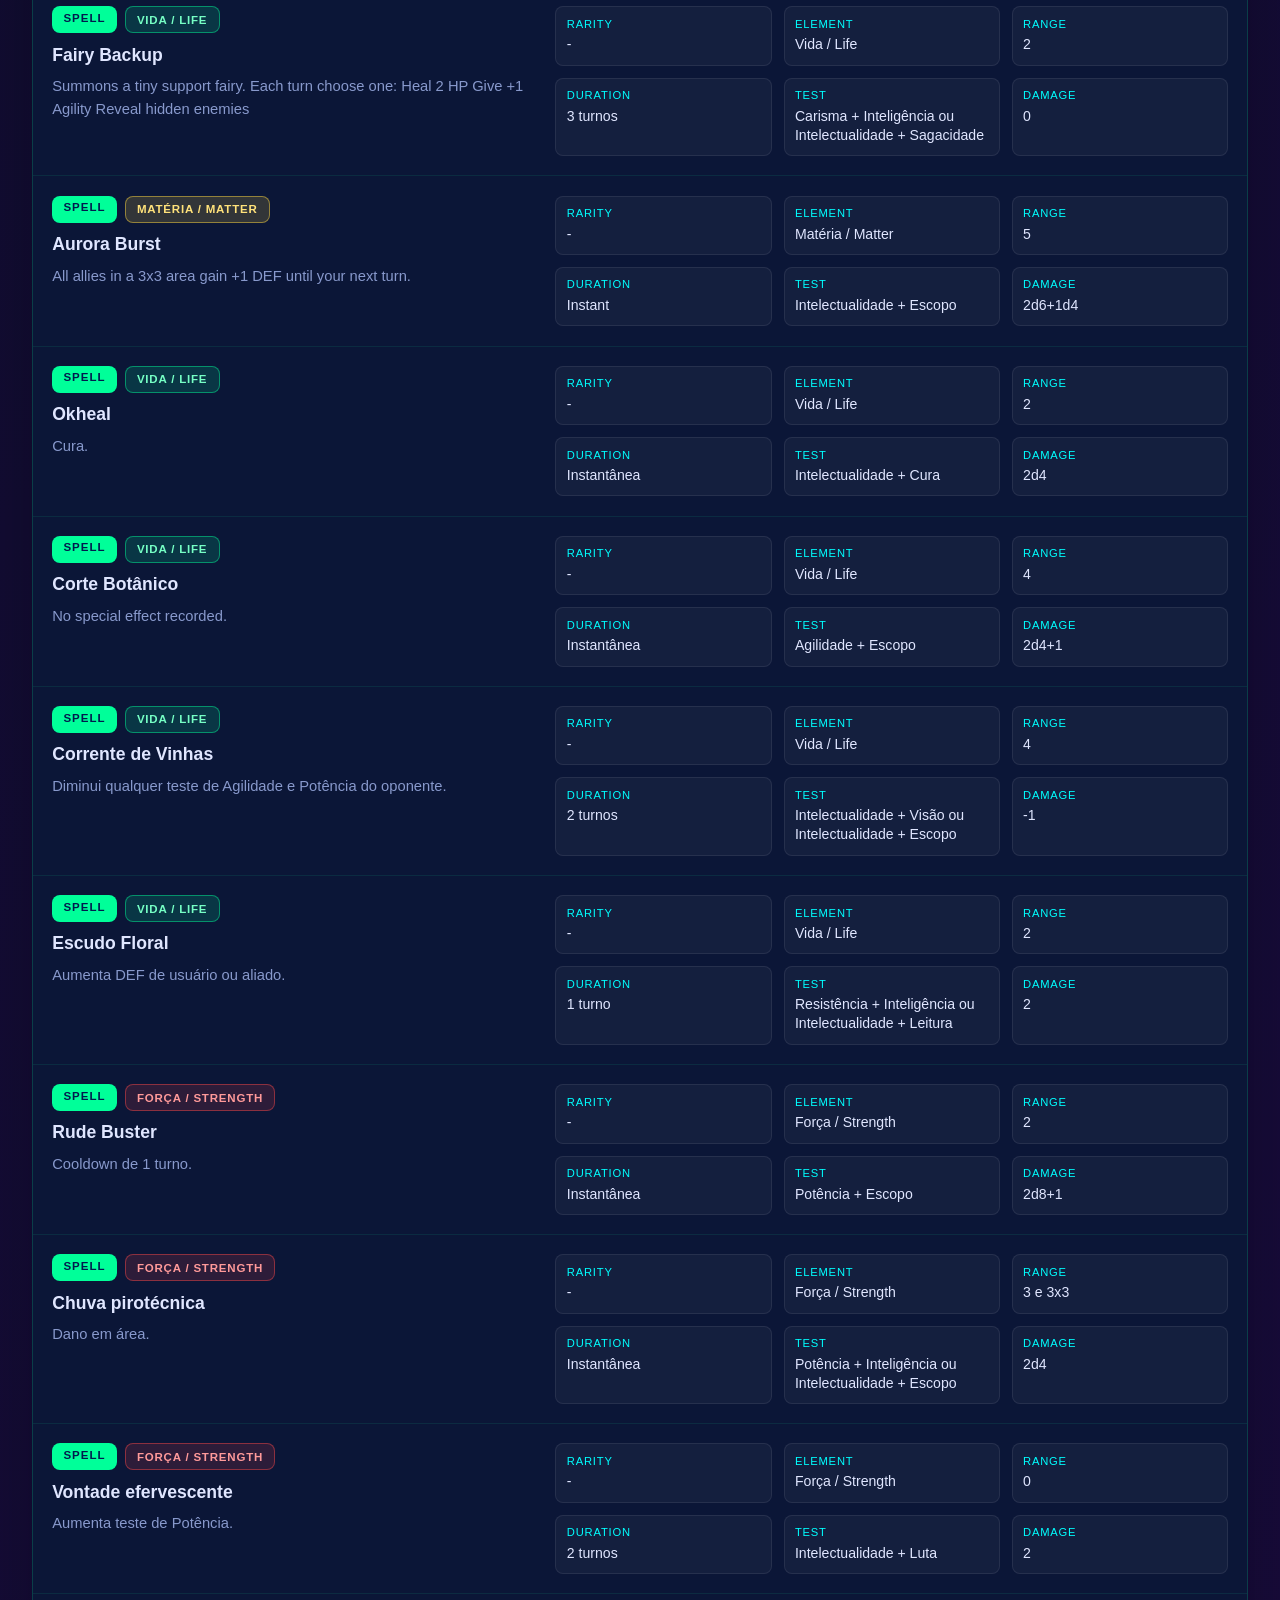
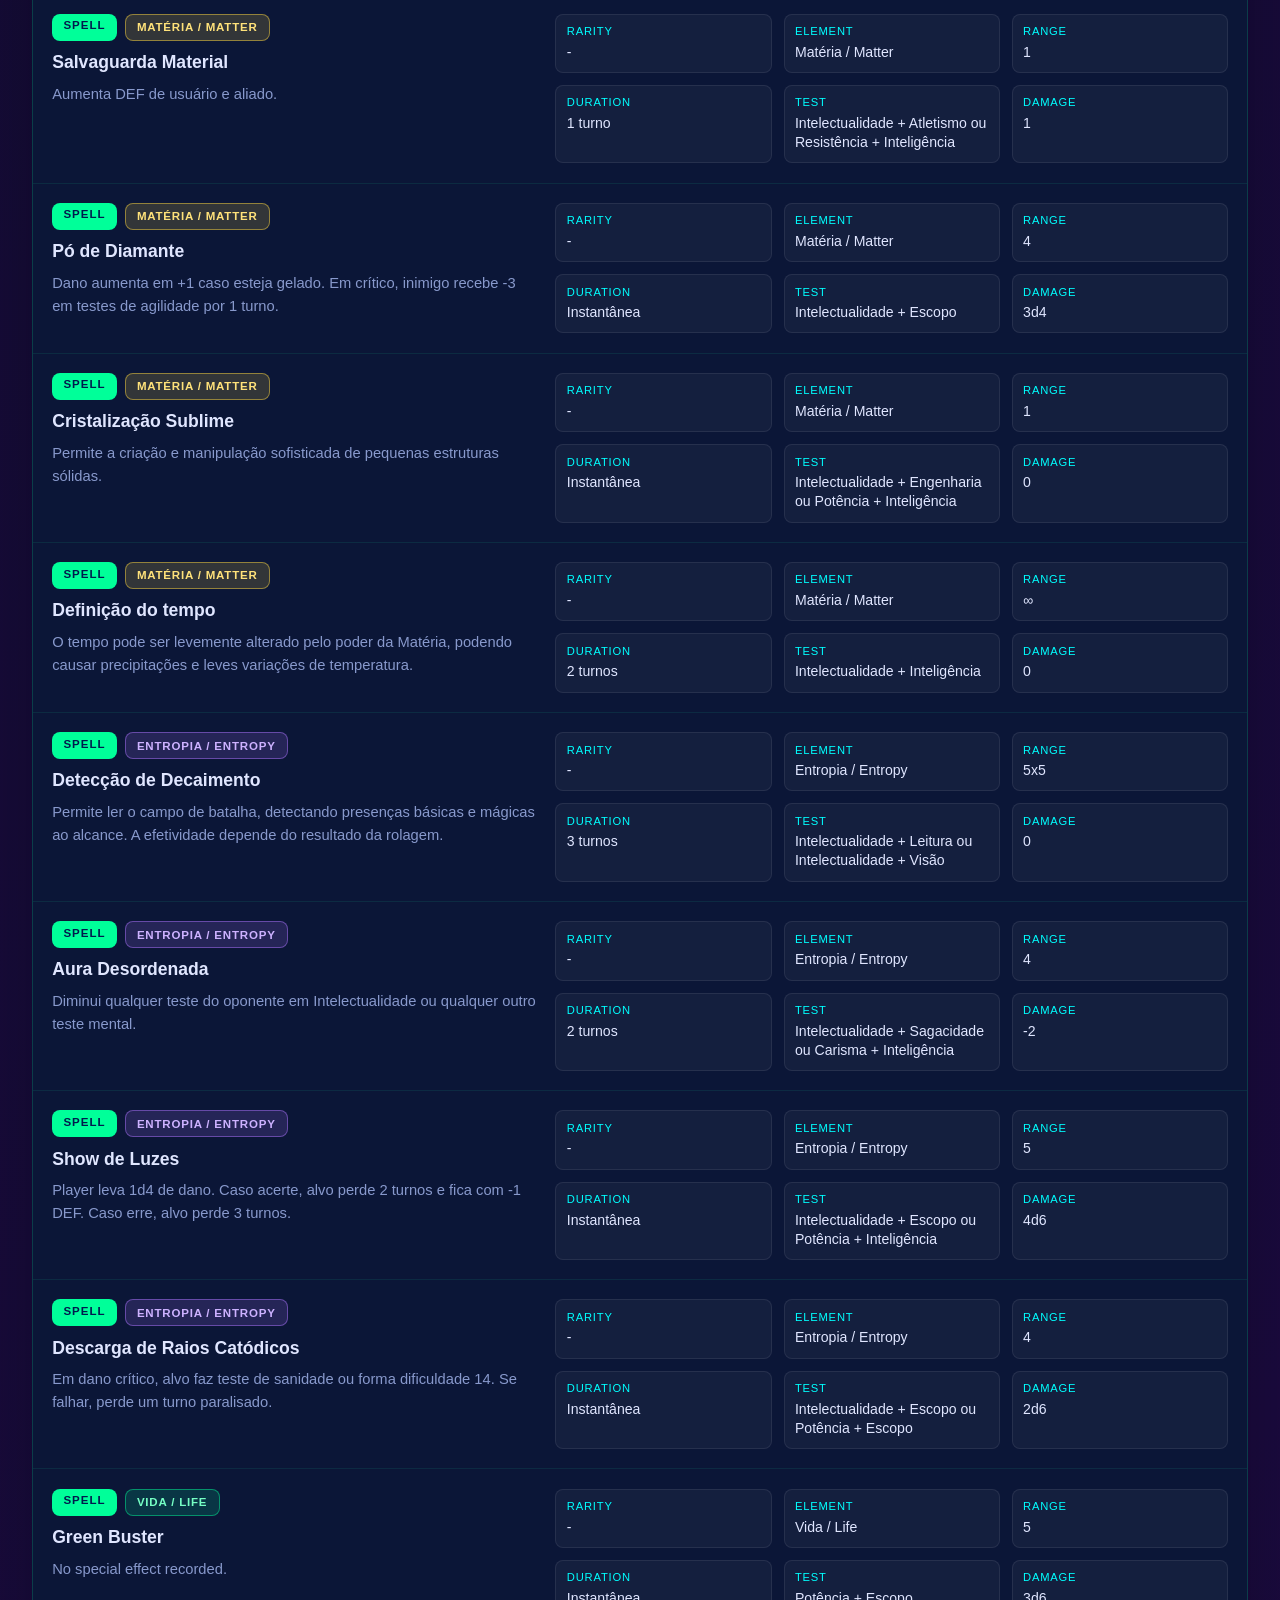
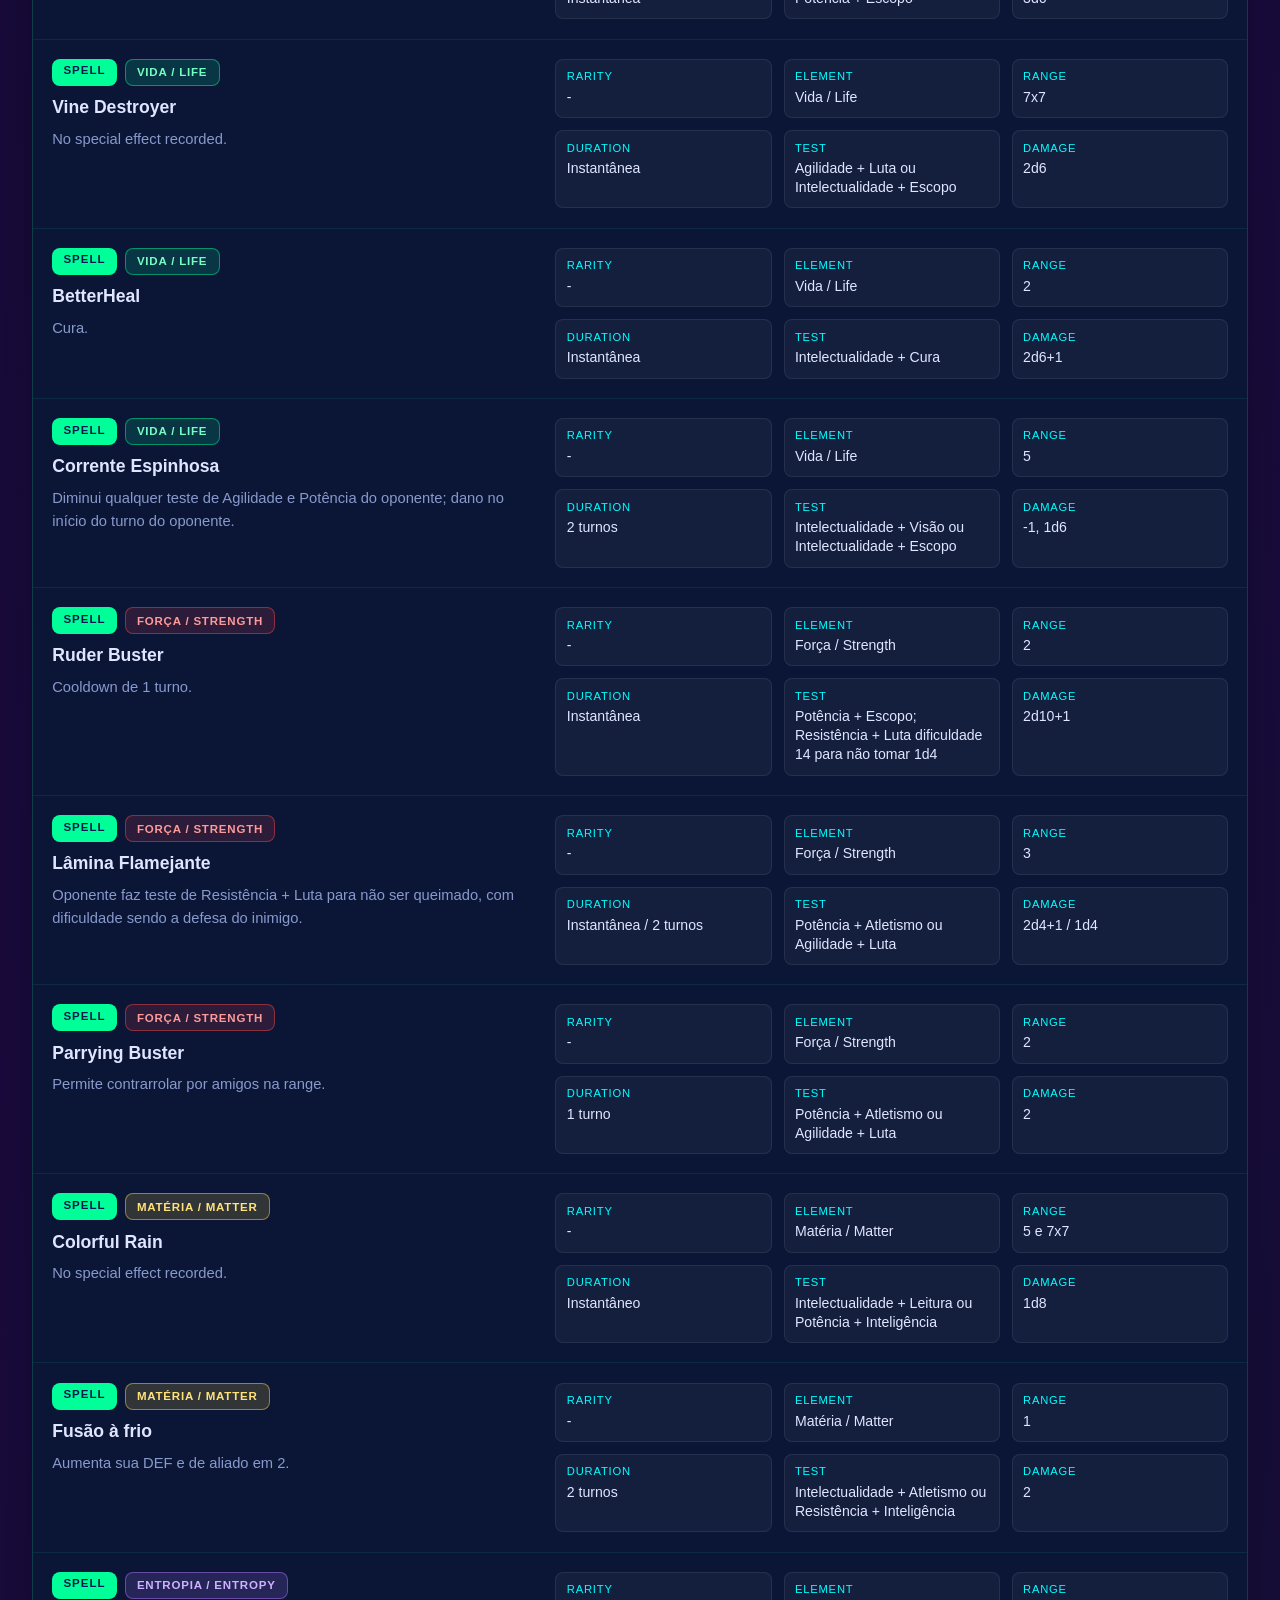
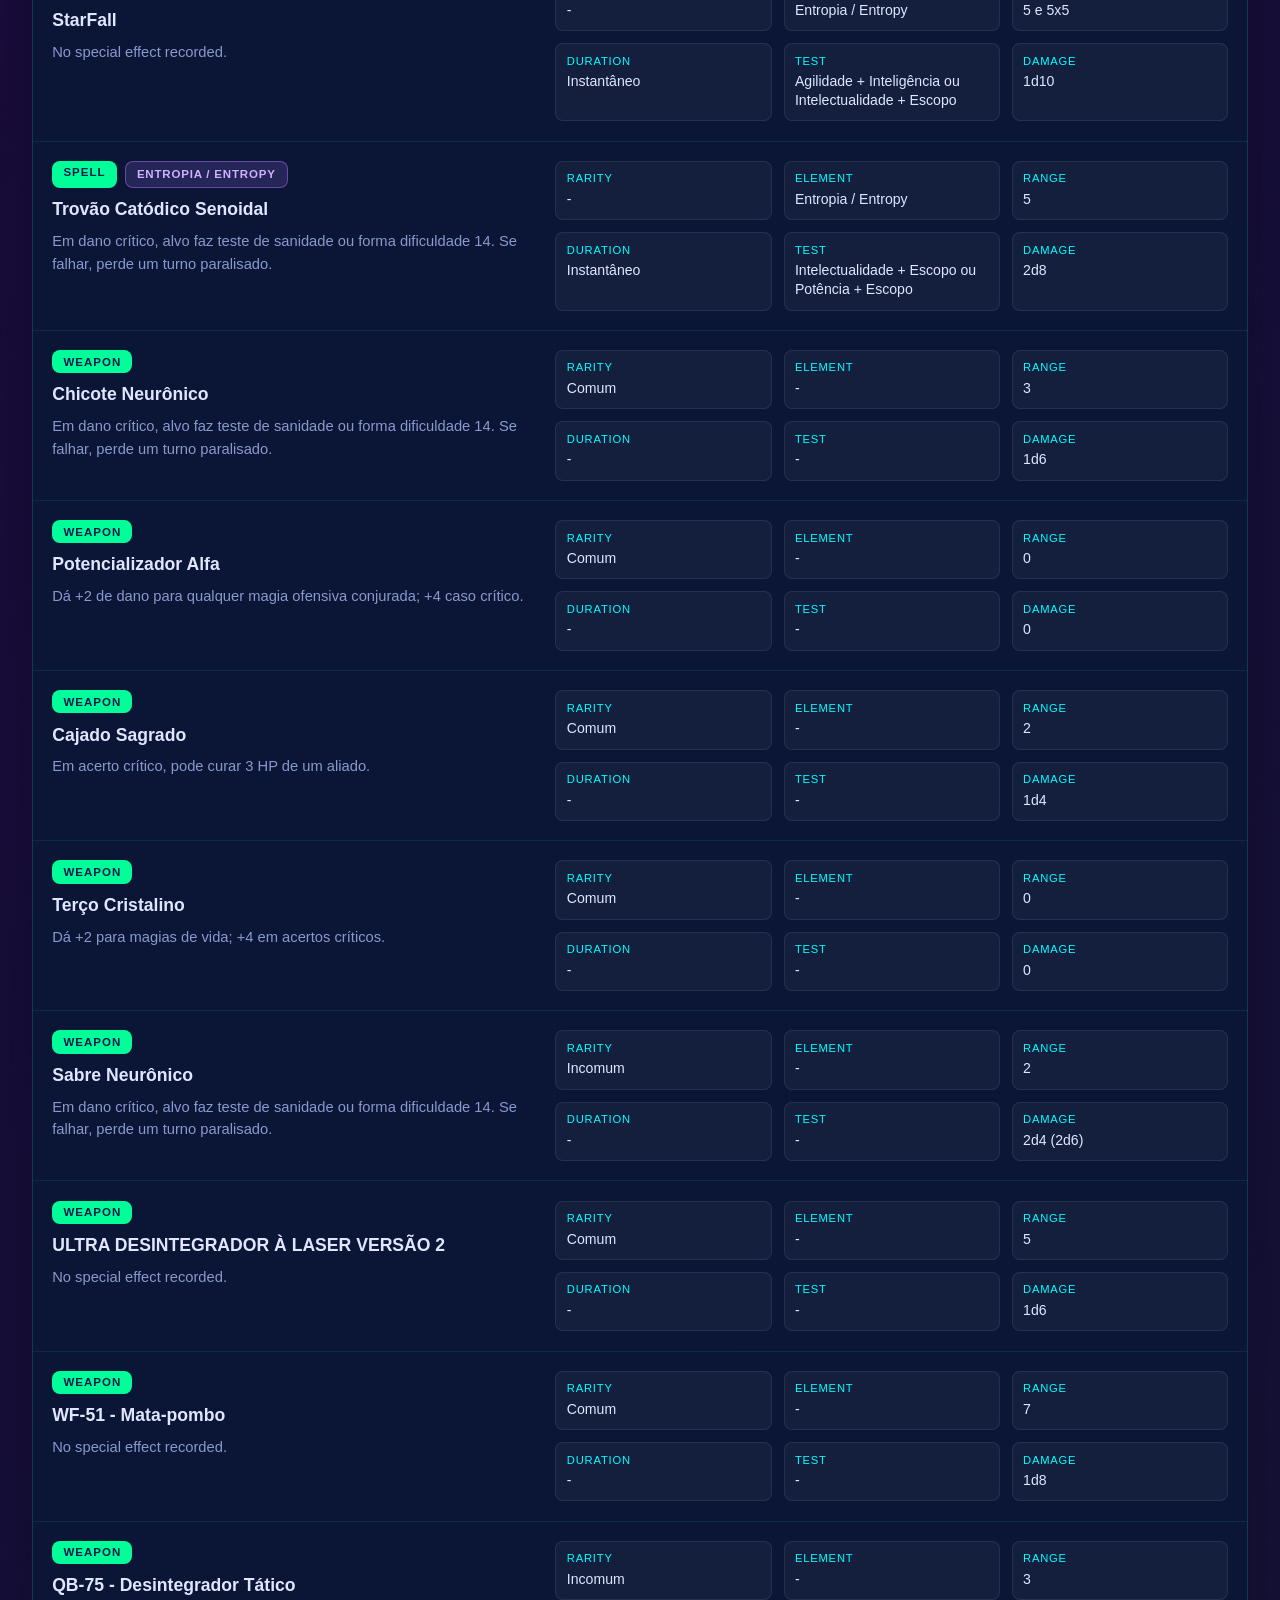
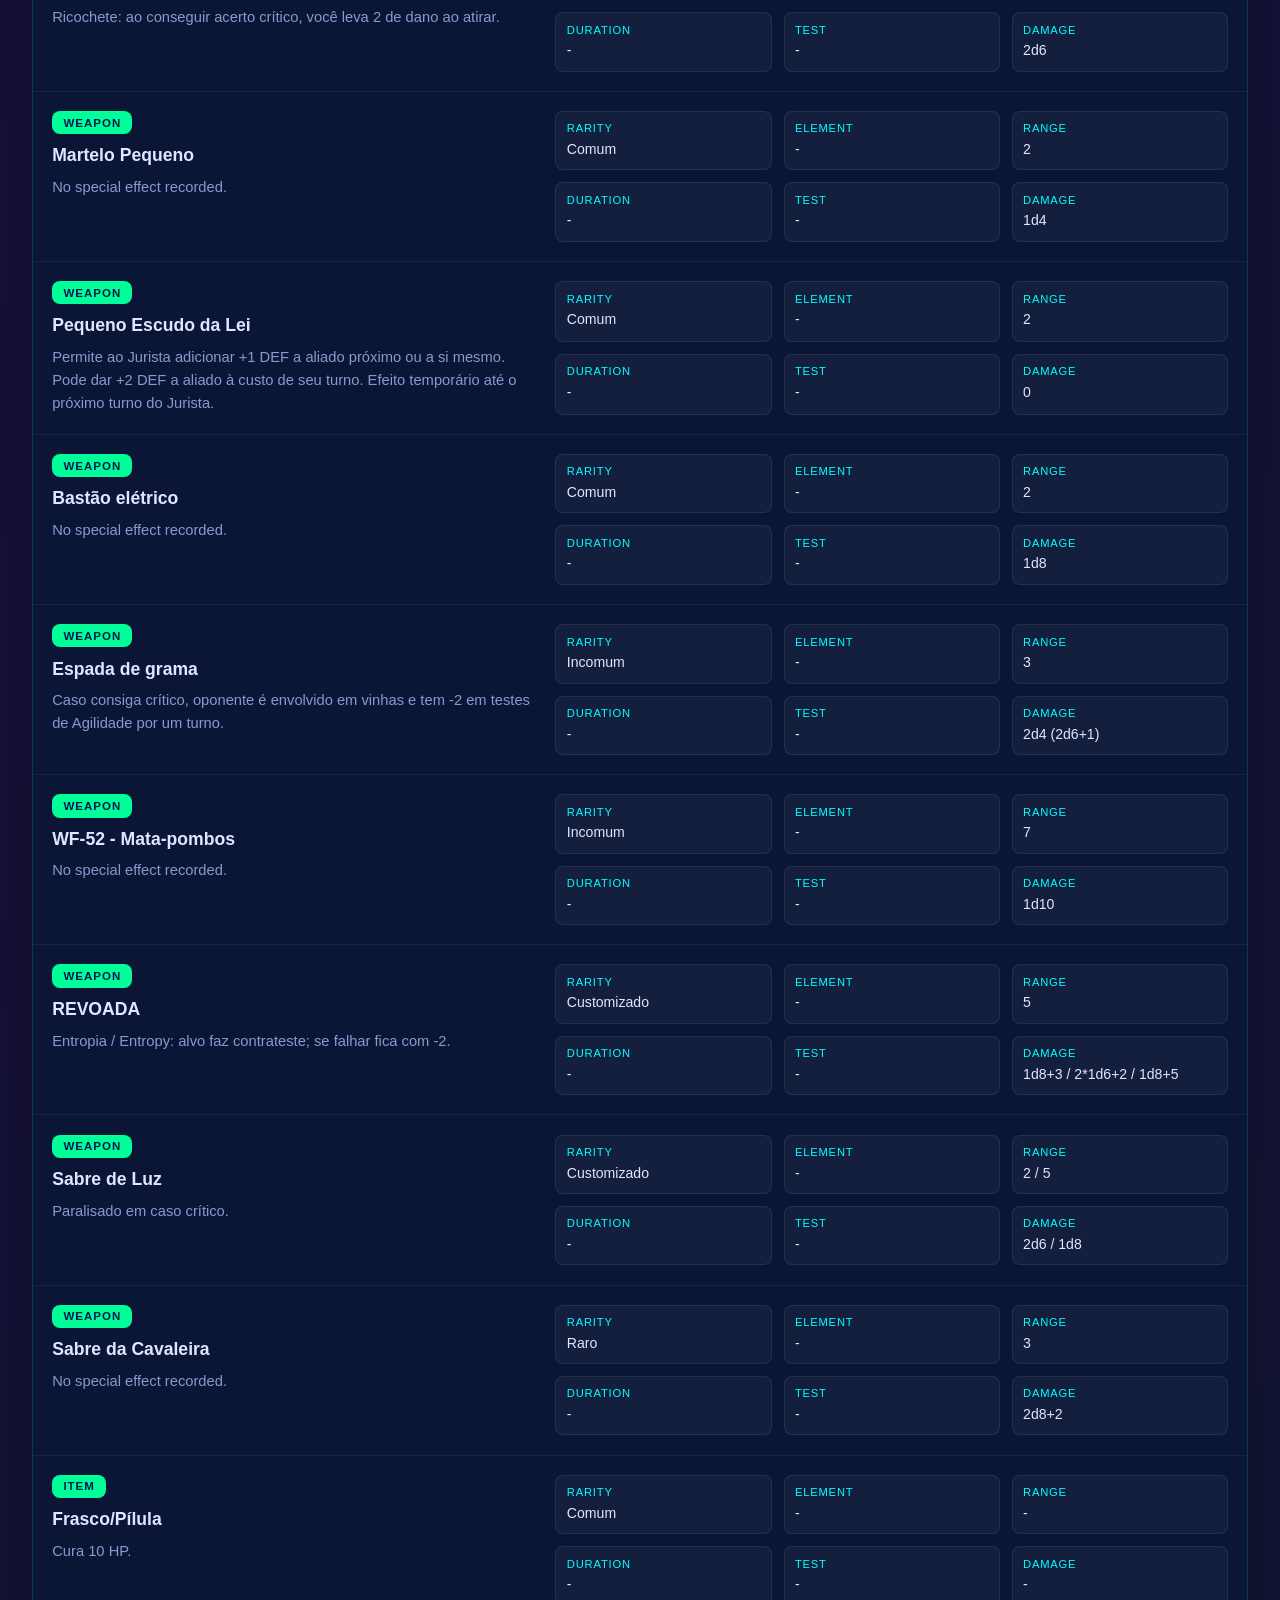
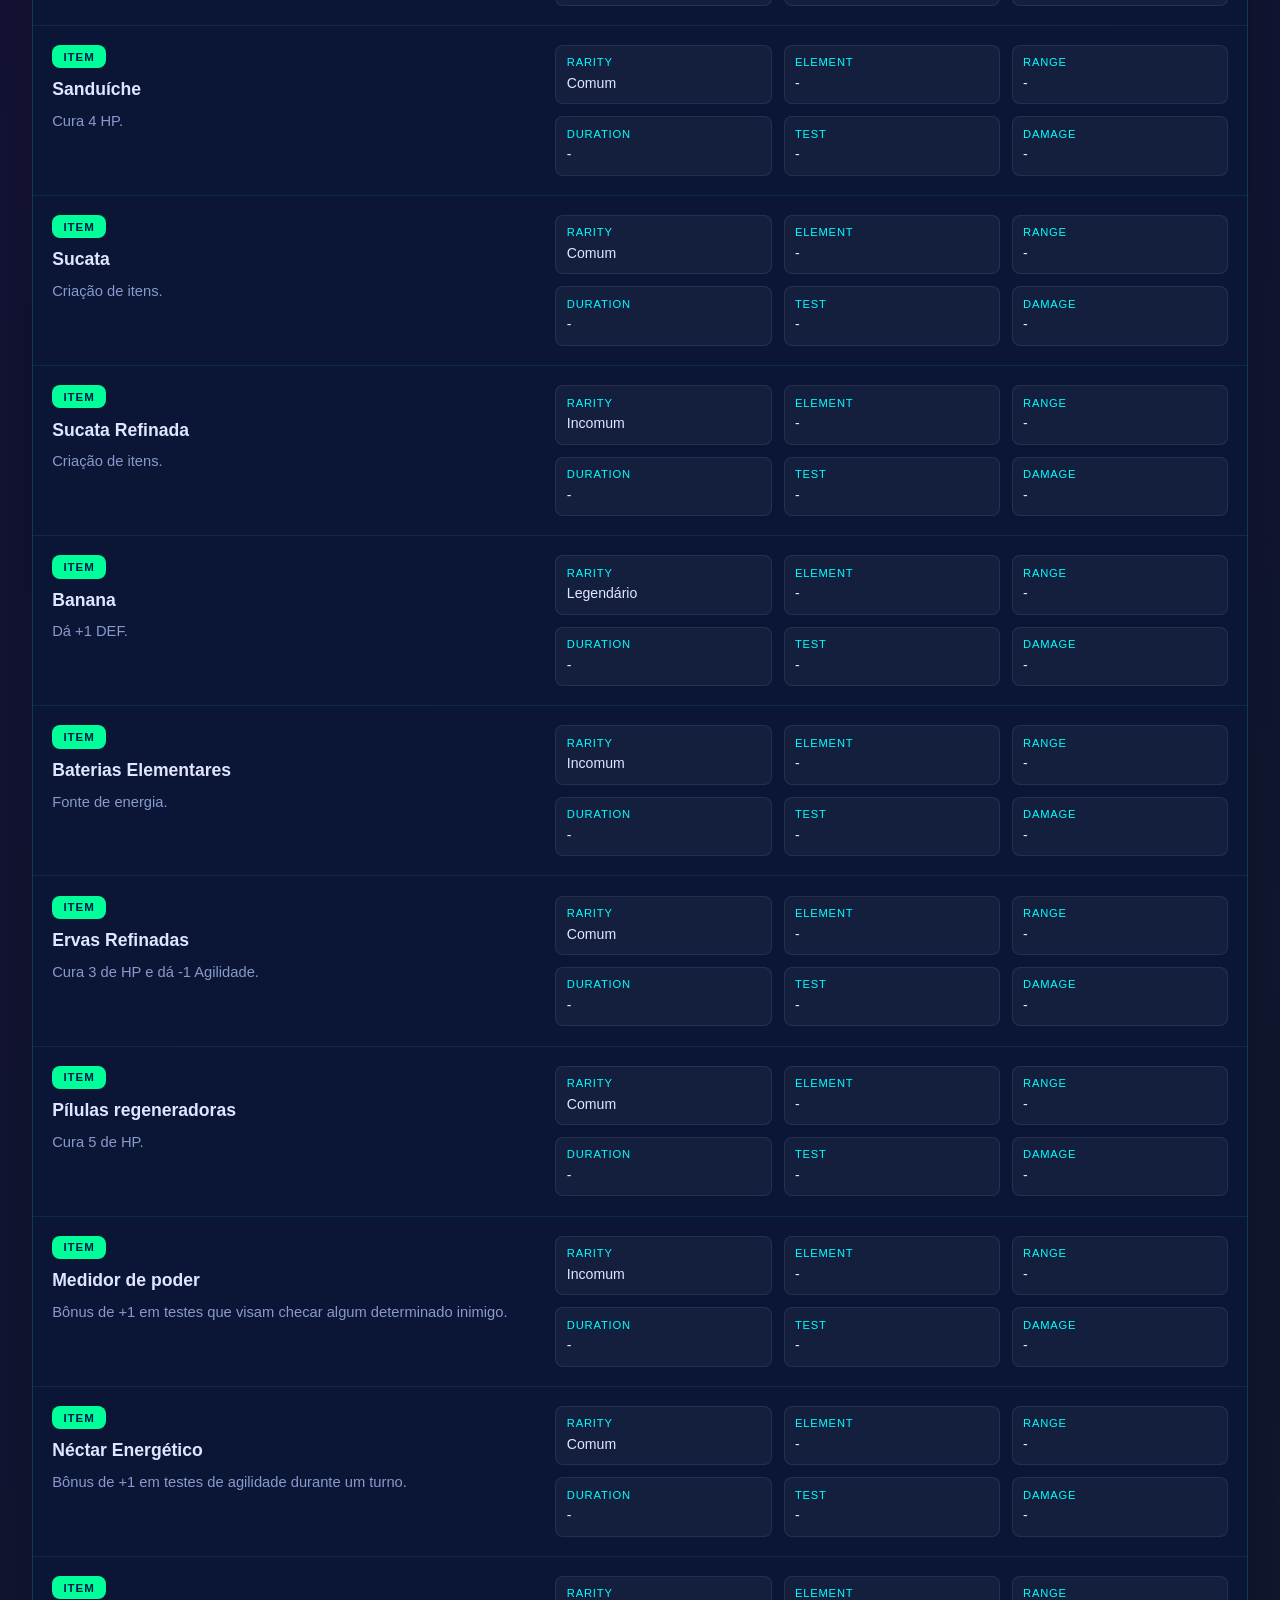
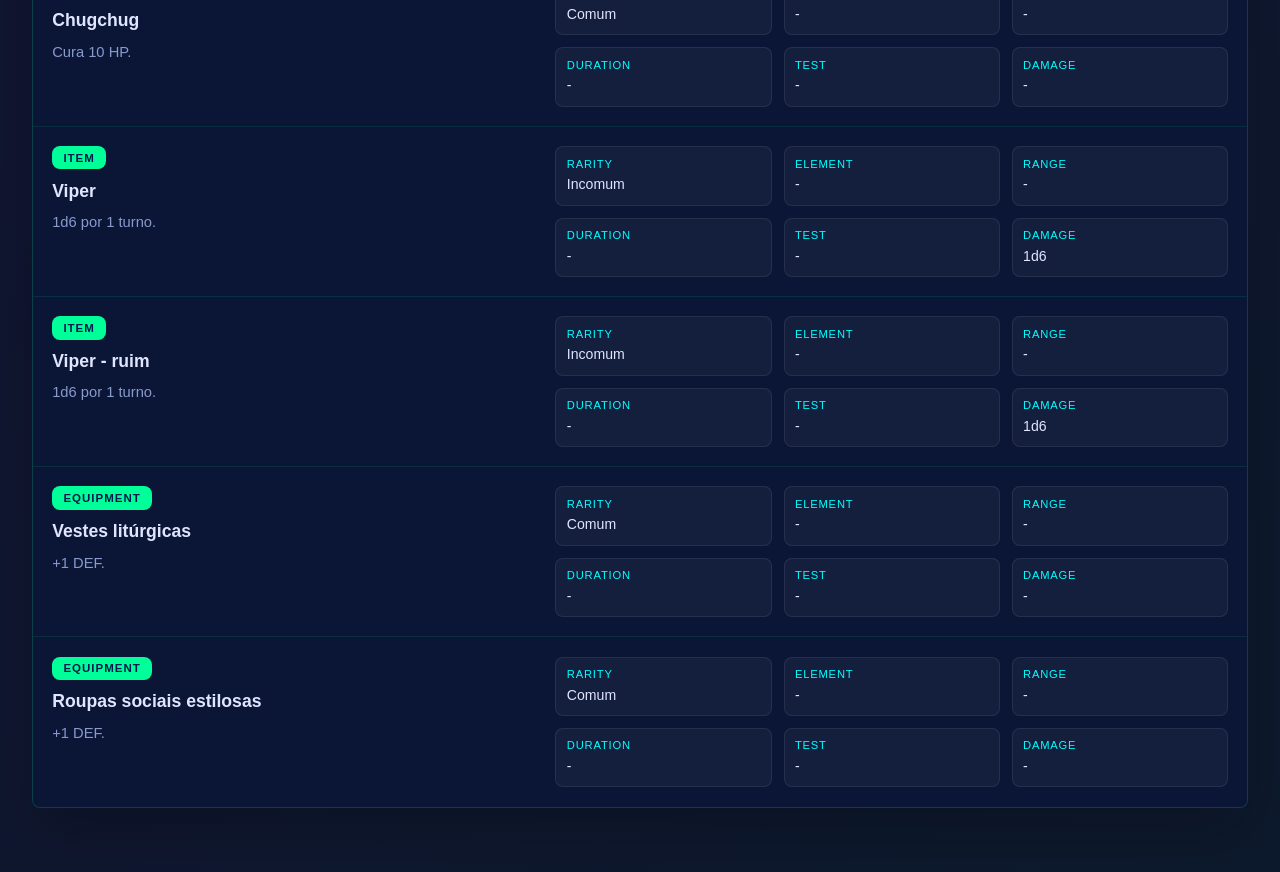
<file: magic-archive.html>
<!DOCTYPE html><html lang="en"><head><meta charset="UTF-8"><meta name="viewport" content="width=device-width, initial-scale=1.0"><title>Public Magic Archive | The Institute</title><link rel="stylesheet" href="style.css"></head><body><div class="ambient-orbs"><div class="orb orb-1"></div><div class="orb orb-2"></div></div><main class="agent-dashboard"><section class="data-browser agent-magic-browser"><div class="browser-heading"><div><span class="badge">Public Access</span><h1>Kloerland Magic Archive</h1></div><div class="profile-actions"><a href="index.html" class="btn btn-secondary">HOME</a><a href="agents.html" class="btn btn-secondary">AGENTS</a></div></div><div class="browser-tools"><div class="form-group"><label for="search">Search</label><input id="search" type="search" placeholder="Find name, test, effect"></div><div class="form-group"><label for="type">Filter</label><select id="type"><option value="All">All Types</option><option value="Spell">Spells</option><option value="Weapon">Weapons</option><option value="Item">Items</option><option value="Equipment">Equipment</option></select></div><div class="form-group"><label for="element">Element</label><select id="element"><option value="All">All Elements</option><option value="Vida / Life">Green - Vida / Life</option><option value="Força / Strength">Red - Força / Strength</option><option value="Matéria / Matter">Yellow - Matéria / Matter</option><option value="Entropia / Entropy">Violet - Entropia / Entropy</option><option value="Fifth Element">Blue - Fifth Element</option><option value="???">Orange - ???</option></select></div></div><div class="records-list" id="records"></div></section></main><script>
let data=[];const $=x=>document.getElementById(x),esc=v=>String(v).replace(/[&<>'\"]/g,c=>({'&':'&amp;','<':'&lt;','>':'&gt;',"'":'&#039;','"':'&quot;'}[c]));function cls(e){return {'Vida / Life':'element-life','Força / Strength':'element-strength','Matéria / Matter':'element-matter','Entropia / Entropy':'element-entropy','Fifth Element':'element-fifth','???':'element-unknown'}[e]||'element-none'}function render(){let q=$('search').value.trim().toLowerCase(),t=$('type').value,e=$('element').value;let f=data.filter(r=>(t==='All'||r.type===t)&&(e==='All'||r.element===e)&&Object.values(r).join(' ').toLowerCase().includes(q));$('records').innerHTML=f.map(r=>`<article class="record-row read-only-record"><div class="record-main"><div class="record-tags"><span class="record-type">${esc(r.type)}</span>${r.type==='Spell'?`<span class="element-tag ${cls(r.element)}">${esc(r.element||'Unclassified')}</span>`:''}</div><h3>${esc(r.name)}</h3><p>${esc(r.effect||'No special effect recorded.')}</p></div><dl class="record-stats"><div><dt>Rarity</dt><dd>${esc(r.rarity||'-')}</dd></div><div><dt>Element</dt><dd>${esc(r.type==='Spell'?r.element||'-':'-')}</dd></div><div><dt>Range</dt><dd>${esc(r.range||'-')}</dd></div><div><dt>Duration</dt><dd>${esc(r.duration||'-')}</dd></div><div><dt>Test</dt><dd>${esc(r.test||'-')}</dd></div><div><dt>Damage</dt><dd>${esc(r.damage||'-')}</dd></div></dl></article>`).join('')||'<p>No matching records found.</p>'}fetch('magic-data.json',{cache:'no-store'}).then(r=>{if(!r.ok)throw Error();return r.json()}).then(x=>{data=x;render()}).catch(()=>{$('records').innerHTML='<p>Magic archive unavailable. Use a local server or deploy the site.</p>'});['search','type','element'].forEach(x=>$(x).addEventListener(x==='search'?'input':'change',render));
</script></body></html>
</file>
<file: style.css>
/* ================================
   FRUTIGER AERO STYLE FOR THE INSTITUTE
   ================================ */

/* Root Variables */
:root {
    --primary-blue: #0099ff;
    --secondary-blue: #00ccff;
    --dark-blue: #001a4d;
    --primary-green: #00ff99;
    --secondary-green: #00cc88;
    --accent-cyan: #00ffff;
    --dark-bg: #0a0e27;
    --glass-light: rgba(255, 255, 255, 0.08);
    --glass-medium: rgba(255, 255, 255, 0.12);
    --glow-blue: rgba(0, 153, 255, 0.6);
    --glow-green: rgba(0, 255, 153, 0.4);
    --text-light: #e0e6ff;
    --text-dim: #8899cc;
}

/* ================================
   GENERAL STYLES
   ================================ */

* {
    margin: 0;
    padding: 0;
    box-sizing: border-box;
}

html {
    scroll-behavior: smooth;
}

body {
    font-family: 'Arial', 'Helvetica', sans-serif;
    background: linear-gradient(135deg, #0a0e27 0%, #1a0a3d 50%, #0d1a2d 100%);
    color: var(--text-light);
    overflow-x: hidden;
    position: relative;
    min-height: 100vh;
}

/* ================================
   AMBIENT BACKGROUND EFFECTS
   ================================ */

.ambient-orbs {
    position: fixed;
    top: 0;
    left: 0;
    width: 100%;
    height: 100%;
    pointer-events: none;
    z-index: 0;
}

.orb {
    position: absolute;
    border-radius: 50%;
    filter: blur(80px);
    opacity: 0.15;
    animation: drift 20s ease-in-out infinite;
}

.orb-1 {
    width: 400px;
    height: 400px;
    background: radial-gradient(circle, var(--primary-blue), transparent);
    top: -100px;
    right: -100px;
    animation-delay: 0s;
}

.orb-2 {
    width: 500px;
    height: 500px;
    background: radial-gradient(circle, var(--primary-green), transparent);
    bottom: -200px;
    left: 10%;
    animation-delay: 7s;
}

.orb-3 {
    width: 350px;
    height: 350px;
    background: radial-gradient(circle, var(--secondary-blue), transparent);
    bottom: 20%;
    right: 5%;
    animation-delay: 14s;
}

@keyframes drift {
    0%, 100% {
        transform: translate(0, 0);
    }
    50% {
        transform: translate(30px, -30px);
    }
}

/* ================================
   HEADER / NAVIGATION
   ================================ */

.header {
    position: relative;
    z-index: 100;
    backdrop-filter: blur(10px);
    background: linear-gradient(180deg, var(--glass-medium) 0%, transparent 100%);
    border-bottom: 2px solid rgba(0, 255, 153, 0.3);
    padding: 1.5rem 2rem;
    display: flex;
    justify-content: space-between;
    align-items: center;
    gap: 3rem;
    box-shadow: 0 8px 32px rgba(0, 153, 255, 0.1), inset 0 1px 0 rgba(255, 255, 255, 0.1);
}

.logo-container {
    display: flex;
    align-items: center;
    gap: 1rem;
    position: relative;
}

.logo-symbol {
    font-size: 2rem;
    color: var(--primary-green);
    text-shadow: 0 0 20px var(--glow-green), 0 0 40px rgba(0, 255, 153, 0.3);
    animation: pulse 2s ease-in-out infinite;
}

@keyframes pulse {
    0%, 100% {
        text-shadow: 0 0 20px var(--glow-green), 0 0 40px rgba(0, 255, 153, 0.3);
    }
    50% {
        text-shadow: 0 0 40px var(--glow-green), 0 0 60px rgba(0, 255, 153, 0.6);
    }
}

.logo-text {
    font-size: 1.8rem;
    font-weight: bold;
    letter-spacing: 3px;
    background: linear-gradient(135deg, var(--primary-blue), var(--primary-green));
    -webkit-background-clip: text;
    -webkit-text-fill-color: transparent;
    background-clip: text;
    text-shadow: 0 0 10px rgba(0, 255, 153, 0.3);
}

.logo-subtitle {
    position: absolute;
    bottom: -20px;
    left: 0;
    font-size: 0.7rem;
    letter-spacing: 2px;
    color: var(--text-dim);
    white-space: nowrap;
}

.nav-menu {
    display: flex;
    gap: 2rem;
    align-items: center;
}

.nav-item {
    color: var(--text-light);
    text-decoration: none;
    font-size: 0.9rem;
    letter-spacing: 1px;
    padding: 0.5rem 1rem;
    border-radius: 20px;
    transition: all 0.3s ease;
    position: relative;
    background: linear-gradient(135deg, transparent, rgba(0, 255, 153, 0.1));
}

.nav-item::before {
    content: '';
    position: absolute;
    top: 0;
    left: 0;
    right: 0;
    bottom: 0;
    background: linear-gradient(135deg, var(--glow-blue), var(--glow-green));
    border-radius: 20px;
    opacity: 0;
    transition: opacity 0.3s ease;
    z-index: -1;
}

.nav-item:hover::before {
    opacity: 0.3;
}

.nav-item:hover {
    color: var(--accent-cyan);
    transform: translateY(-2px);
    box-shadow: 0 8px 20px rgba(0, 255, 153, 0.3);
}

/* ================================
   HERO SECTION
   ================================ */

.hero {
    position: relative;
    z-index: 10;
    display: grid;
    grid-template-columns: 1fr 1fr;
    gap: 3rem;
    align-items: center;
    padding: 4rem 3rem;
    min-height: calc(100vh - 100px);
}

.hero-content {
    display: flex;
    flex-direction: column;
    gap: 2rem;
    z-index: 2;
}

.hero-title {
    font-size: 3.5rem;
    font-weight: bold;
    letter-spacing: 2px;
    line-height: 1.1;
    background: linear-gradient(135deg, var(--secondary-blue), var(--primary-green));
    -webkit-background-clip: text;
    -webkit-text-fill-color: transparent;
    background-clip: text;
    text-shadow: 0 0 30px rgba(0, 255, 153, 0.3);
}

.hero-subtitle {
    font-size: 1.3rem;
    color: var(--text-dim);
    letter-spacing: 1px;
}

.hero-decorative {
    display: flex;
    gap: 1rem;
    margin: 1rem 0;
}

.glow-text {
    font-size: 1.5rem;
    color: var(--primary-green);
    opacity: 0;
    animation: glowPulse 2s ease-in-out infinite;
}

.glow-text.delay-1 {
    animation-delay: 0.2s;
}

.glow-text.delay-2 {
    animation-delay: 0.4s;
}

@keyframes glowPulse {
    0%, 100% {
        opacity: 0;
    }
    50% {
        opacity: 1;
        text-shadow: 0 0 20px var(--glow-green);
    }
}

/* Buttons */
.btn {
    display: inline-flex;
    align-items: center;
    justify-content: center;
    padding: 1rem 2rem;
    border: none;
    border-radius: 25px;
    font-size: 0.95rem;
    letter-spacing: 1px;
    cursor: pointer;
    transition: all 0.3s ease;
    font-weight: bold;
    position: relative;
    overflow: hidden;
    width: fit-content;
    text-transform: uppercase;
}

.btn::before {
    content: '';
    position: absolute;
    top: 0;
    left: -100%;
    width: 100%;
    height: 100%;
    background: linear-gradient(90deg, transparent, rgba(255, 255, 255, 0.2), transparent);
    transition: left 0.5s ease;
}

.btn:hover::before {
    left: 100%;
}

.btn-primary {
    background: linear-gradient(135deg, var(--primary-blue), var(--secondary-blue));
    color: white;
    box-shadow: 0 10px 30px rgba(0, 153, 255, 0.4), inset 0 -2px 10px rgba(0, 0, 0, 0.3);
}

.btn-primary:hover {
    transform: translateY(-3px);
    box-shadow: 0 15px 40px rgba(0, 153, 255, 0.6), inset 0 -2px 10px rgba(0, 0, 0, 0.3);
}

.btn-secondary {
    background: linear-gradient(135deg, var(--primary-green), var(--secondary-green));
    color: var(--dark-blue);
    box-shadow: 0 10px 30px rgba(0, 255, 153, 0.3), inset 0 -2px 10px rgba(0, 0, 0, 0.2);
}

.btn-secondary:hover {
    transform: translateY(-3px);
    box-shadow: 0 15px 40px rgba(0, 255, 153, 0.5), inset 0 -2px 10px rgba(0, 0, 0, 0.2);
}

/* Hero Visual */
.hero-visual {
    display: flex;
    justify-content: center;
    align-items: center;
    position: relative;
    height: 400px;
}

.floating-element {
    position: relative;
    width: 300px;
    height: 300px;
    animation: float 3s ease-in-out infinite;
}

@keyframes float {
    0%, 100% {
        transform: translateY(0px);
    }
    50% {
        transform: translateY(-20px);
    }
}

.core-circle {
    position: absolute;
    width: 80px;
    height: 80px;
    top: 50%;
    left: 50%;
    transform: translate(-50%, -50%);
    background: radial-gradient(circle at 30% 30%, rgba(0, 255, 153, 0.8), var(--primary-green));
    border-radius: 50%;
    box-shadow: 0 0 30px var(--glow-green), 0 0 60px rgba(0, 255, 153, 0.4), inset -2px -2px 10px rgba(0, 0, 0, 0.3);
}

.orbit {
    position: absolute;
    width: 150px;
    height: 150px;
    top: 50%;
    left: 50%;
    transform: translate(-50%, -50%);
    border: 2px solid rgba(0, 153, 255, 0.3);
    border-radius: 50%;
    animation: spin 8s linear infinite;
}

.orbit::before {
    content: '';
    position: absolute;
    width: 8px;
    height: 8px;
    background: radial-gradient(circle at 30% 30%, rgba(0, 255, 153, 0.9), var(--primary-green));
    border-radius: 50%;
    top: -4px;
    left: 50%;
    transform: translateX(-50%);
    box-shadow: 0 0 10px var(--glow-green), 0 0 20px rgba(0, 255, 153, 0.6);
}

.orbit-1 {
    animation-duration: 8s;
    border-color: rgba(0, 153, 255, 0.4);
}

.orbit-1::before {
    background: radial-gradient(circle at 30% 30%, rgba(0, 153, 255, 0.9), var(--primary-blue));
    box-shadow: 0 0 10px var(--glow-blue), 0 0 20px rgba(0, 153, 255, 0.6);
}

.orbit-2 {
    width: 200px;
    height: 200px;
    animation-duration: 12s;
    animation-direction: reverse;
    border-color: rgba(0, 255, 153, 0.3);
}

.orbit-2::before {
    background: radial-gradient(circle at 30% 30%, rgba(0, 255, 153, 0.9), var(--primary-green));
    box-shadow: 0 0 10px var(--glow-green), 0 0 20px rgba(0, 255, 153, 0.6);
}

.orbit-3 {
    width: 250px;
    height: 250px;
    animation-duration: 16s;
    border-color: rgba(0, 153, 255, 0.2);
}

.orbit-3::before {
    background: radial-gradient(circle at 30% 30%, rgba(0, 153, 255, 0.8), var(--secondary-blue));
    box-shadow: 0 0 10px var(--glow-blue), 0 0 20px rgba(0, 153, 255, 0.5);
}

@keyframes spin {
    0% {
        transform: translate(-50%, -50%) rotate(0deg);
    }
    100% {
        transform: translate(-50%, -50%) rotate(360deg);
    }
}

/* ================================
   CRYSTALS
   ================================ */

.crystal {
    position: absolute;
    width: 60px;
    height: 100px;
    top: 50%;
    left: 50%;
    clip-path: polygon(50% 0%, 100% 25%, 100% 75%, 50% 100%, 0% 75%, 0% 25%);
    filter: drop-shadow(0 0 15px rgba(255, 255, 255, 0.4));
    animation: floatVertical 3s ease-in-out infinite;
}

.crystal-green {
    background: linear-gradient(135deg, #00ff99, #00cc88);
    transform: translate(calc(-50% - 240px), -50%);
    filter: drop-shadow(0 0 15px rgba(0, 255, 153, 0.6));
    animation-delay: 0s;
}

.crystal-violet {
    background: linear-gradient(135deg, #cc00ff, #9900ff);
    transform: translate(-50%, calc(-50% + 260px));
    filter: drop-shadow(0 0 15px rgba(204, 0, 255, 0.6));
    animation-delay: 0s;
}

.crystal-red {
    background: linear-gradient(135deg, #ff3333, #cc0000);
    transform: translate(-50%, calc(-50% - 260px));
    filter: drop-shadow(0 0 15px rgba(255, 51, 51, 0.6));
    animation-delay: 0s;
}

.crystal-yellow {
    background: linear-gradient(135deg, #ffff00, #ffcc00);
    transform: translate(calc(-50% + 230px), -50%);
    filter: drop-shadow(0 0 15px rgba(255, 255, 0, 0.6));
    animation-delay: 0s;
}

@keyframes floatVertical {
    0%, 100% {
        transform: translate(var(--tx), var(--ty)) translateY(0px);
    }
    50% {
        transform: translate(var(--tx), var(--ty)) translateY(-30px);
    }
}

.crystal-green {
   --tx: calc(-50% - 240px);
   --ty: -50%;
    animation: floatVertical 3s ease-in-out infinite 0s;
}

.crystal-violet {
    --tx: -50%;
    --ty: calc(-50% + 260px);
    
    animation: floatVertical 3s ease-in-out infinite 0s;
}

.crystal-red {
    --tx: -50%;
    --ty: calc(-50% - 260px);
    animation: floatVertical 3s ease-in-out infinite 0s;
}

.crystal-yellow {
    --tx: calc(-50% + 240px);
    --ty: -50%;
    animation: floatVertical 3s ease-in-out infinite 0s;
}

/* ================================
   FEATURES SECTION
   ================================ */

.features {
    position: relative;
    z-index: 10;
    padding: 4rem 3rem;
    background: linear-gradient(180deg, transparent, rgba(0, 153, 255, 0.05));
}

.section-title {
    font-size: 2.5rem;
    letter-spacing: 3px;
    text-align: center;
    margin-bottom: 3rem;
    color: var(--text-light);
    text-transform: uppercase;
    background: linear-gradient(135deg, var(--primary-blue), var(--primary-green));
    -webkit-background-clip: text;
    -webkit-text-fill-color: transparent;
    background-clip: text;
}

.features-grid {
    display: grid;
    grid-template-columns: repeat(auto-fit, minmax(280px, 1fr));
    gap: 2rem;
    margin-bottom: 3rem;
}

.feature-card {
    backdrop-filter: blur(10px);
    background: linear-gradient(135deg, var(--glass-light), var(--glass-medium));
    border: 1px solid rgba(0, 255, 153, 0.3);
    border-radius: 20px;
    padding: 2rem;
    text-align: center;
    transition: all 0.3s ease;
    box-shadow: 0 8px 32px rgba(0, 153, 255, 0.1), inset 0 1px 0 rgba(255, 255, 255, 0.1);
    position: relative;
    overflow: hidden;
}

.feature-card::before {
    content: '';
    position: absolute;
    top: -50%;
    right: -50%;
    width: 200px;
    height: 200px;
    background: radial-gradient(circle, rgba(0, 255, 153, 0.2), transparent);
    border-radius: 50%;
    opacity: 0;
    transition: opacity 0.3s ease;
}

.feature-card:hover::before {
    opacity: 1;
}

.feature-card:hover {
    transform: translateY(-10px);
    background: linear-gradient(135deg, rgba(0, 153, 255, 0.15), rgba(0, 255, 153, 0.1));
    border-color: rgba(0, 255, 153, 0.6);
    box-shadow: 0 15px 40px rgba(0, 153, 255, 0.2), inset 0 1px 0 rgba(255, 255, 255, 0.1);
}

.card-icon {
    font-size: 3rem;
    margin-bottom: 1rem;
    color: var(--primary-green);
    text-shadow: 0 0 20px var(--glow-green);
    animation: float 4s ease-in-out infinite;
}

.feature-card h3 {
    font-size: 1.3rem;
    margin-bottom: 1rem;
    letter-spacing: 1px;
    text-transform: uppercase;
}

.feature-card p {
    font-size: 0.95rem;
    color: var(--text-dim);
    line-height: 1.6;
}

/* ================================
   DATA SECTION
   ================================ */

.data-section {
    position: relative;
    z-index: 10;
    padding: 4rem 3rem;
    background: linear-gradient(180deg, rgba(0, 255, 153, 0.05), transparent);
}

.data-grid {
    display: grid;
    grid-template-columns: repeat(auto-fit, minmax(250px, 1fr));
    gap: 2rem;
}

.data-card {
    backdrop-filter: blur(10px);
    background: linear-gradient(135deg, var(--glass-light), var(--glass-medium));
    border: 2px solid rgba(0, 153, 255, 0.4);
    border-radius: 15px;
    padding: 2rem;
    text-align: center;
    box-shadow: 0 8px 32px rgba(0, 153, 255, 0.15), inset 0 1px 0 rgba(255, 255, 255, 0.1);
    transition: all 0.3s ease;
}

.data-card:hover {
    border-color: rgba(0, 255, 153, 0.6);
    transform: scale(1.05);
    box-shadow: 0 12px 40px rgba(0, 255, 153, 0.2), inset 0 1px 0 rgba(255, 255, 255, 0.1);
}

.data-value {
    font-size: 2.5rem;
    font-weight: bold;
    background: linear-gradient(135deg, var(--primary-blue), var(--primary-green));
    -webkit-background-clip: text;
    -webkit-text-fill-color: transparent;
    background-clip: text;
    margin-bottom: 0.5rem;
}

.data-label {
    font-size: 0.9rem;
    color: var(--text-dim);
    text-transform: uppercase;
    letter-spacing: 1px;
    margin-bottom: 1rem;
}

.progress-bar {
    width: 100%;
    height: 8px;
    background: rgba(0, 153, 255, 0.2);
    border-radius: 10px;
    overflow: hidden;
    border: 1px solid rgba(0, 255, 153, 0.3);
}

.progress-fill {
    height: 100%;
    background: linear-gradient(90deg, var(--primary-blue), var(--primary-green));
    border-radius: 10px;
    animation: fillProgress 1.5s ease-out;
}

@keyframes fillProgress {
    from {
        width: 0% !important;
    }
}

/* ================================
   DEPARTMENTS SECTION
   ================================ */

.departments {
    position: relative;
    z-index: 10;
    padding: 4rem 3rem;
    background: linear-gradient(180deg, transparent, rgba(0, 153, 255, 0.05));
}

.departments-container {
    display: grid;
    grid-template-columns: repeat(auto-fit, minmax(300px, 1fr));
    gap: 2rem;
}

.department-item {
    backdrop-filter: blur(10px);
    background: linear-gradient(135deg, rgba(0, 153, 255, 0.1), rgba(0, 255, 153, 0.05));
    border: 1.5px solid rgba(0, 255, 153, 0.4);
    border-radius: 20px;
    padding: 2.5rem;
    transition: all 0.3s ease;
    box-shadow: 0 8px 32px rgba(0, 153, 255, 0.1), inset 0 1px 0 rgba(255, 255, 255, 0.1);
    position: relative;
}

.department-item::after {
    content: '';
    position: absolute;
    bottom: 0;
    left: 0;
    right: 0;
    height: 3px;
    background: linear-gradient(90deg, var(--primary-blue), var(--primary-green), var(--primary-blue));
    transform: scaleX(0);
    transform-origin: left;
    transition: transform 0.3s ease;
}

.department-item:hover::after {
    transform: scaleX(1);
}

.department-item:hover {
    transform: translateY(-5px);
    border-color: rgba(0, 255, 153, 0.8);
    background: linear-gradient(135deg, rgba(0, 153, 255, 0.15), rgba(0, 255, 153, 0.1));
}

.department-item h3 {
    font-size: 1.3rem;
    margin-bottom: 1rem;
    color: var(--secondary-blue);
    letter-spacing: 1px;
}

.department-item p {
    color: var(--text-dim);
    line-height: 1.6;
    font-size: 0.95rem;
}

/* ================================
   LOGIN + AGENT DASHBOARD
   ================================ */

.login-page,
.agent-dashboard {
    position: relative;
    z-index: 10;
    min-height: calc(100vh - 120px);
    display: flex;
    align-items: center;
    justify-content: center;
    padding: 4rem 2rem;
}

.agent-dashboard {
    flex-direction: column;
    align-items: stretch;
    width: min(1440px, 100%);
    margin: 0 auto;
}

.login-panel,
.agent-hero {
    width: min(560px, 100%);
}

.agent-card {
    width: min(860px, 100%);
    align-self: center;
}

.glass-card,
.agent-card {
    position: relative;
    backdrop-filter: blur(24px);
    background: rgba(12, 22, 56, 0.78);
    border: 1px solid rgba(0, 255, 153, 0.18);
    box-shadow: 0 35px 80px rgba(0, 0, 0, 0.25), inset 0 1px 0 rgba(255, 255, 255, 0.08);
    border-radius: 32px;
    padding: 3rem;
    overflow: hidden;
}

.glass-card::before,
.agent-card::before {
    content: '';
    position: absolute;
    inset: 0;
    background: linear-gradient(135deg, rgba(0, 153, 255, 0.08), rgba(0, 255, 153, 0.06));
    pointer-events: none;
}

.login-card,
.agent-card {
    position: relative;
    display: grid;
    gap: 1.4rem;
}

.badge,
.agent-tag {
    display: inline-flex;
    align-items: center;
    justify-content: center;
    padding: 0.75rem 1.3rem;
    border-radius: 999px;
    background: rgba(0, 255, 153, 0.12);
    color: var(--accent-cyan);
    letter-spacing: 1.8px;
    font-size: 0.82rem;
    font-weight: 700;
    text-transform: uppercase;
}

.login-card h1,
.agent-card h1 {
    font-size: clamp(2rem, 4vw, 2.8rem);
    letter-spacing: 1px;
    line-height: 1.05;
}

.login-card p,
.agent-card p {
    color: var(--text-dim);
    line-height: 1.8;
}

.form-group {
    display: grid;
    gap: 0.8rem;
}

.form-group label {
    color: var(--text-light);
    font-size: 0.95rem;
    letter-spacing: 0.4px;
}

.form-group input {
    width: 100%;
    padding: 1rem 1.1rem;
    border-radius: 18px;
    border: 1px solid rgba(255, 255, 255, 0.14);
    background: rgba(255, 255, 255, 0.06);
    color: var(--text-light);
    font-size: 1rem;
    outline: none;
    transition: border-color 0.25s ease, box-shadow 0.25s ease;
}

.form-group input::placeholder {
    color: rgba(255, 255, 255, 0.5);
}

.form-group input:focus {
    border-color: rgba(0, 255, 153, 0.5);
    box-shadow: 0 0 20px rgba(0, 255, 153, 0.14);
}

.login-btn {
    width: 100%;
}

.login-message {
    min-height: 1.25rem;
    font-size: 0.95rem;
    font-weight: 700;
    text-align: center;
    color: #ff8c8c;
}

.login-hint {
    margin-top: 1rem;
    color: var(--text-dim);
    text-align: center;
    font-size: 0.92rem;
}

.dashboard-widgets {
    display: grid;
    grid-template-columns: repeat(auto-fit, minmax(150px, 1fr));
    gap: 1rem;
    margin: 2rem 0 1.5rem;
}

.widget {
    padding: 1.4rem 1.3rem;
    border-radius: 22px;
    border: 1px solid rgba(0, 255, 153, 0.12);
    background: rgba(255, 255, 255, 0.04);
    color: var(--text-light);
    box-shadow: inset 0 1px 0 rgba(255, 255, 255, 0.06);
}

.widget-primary {
    background: rgba(0, 153, 255, 0.14);
}

.widget-secondary {
    background: rgba(0, 255, 153, 0.1);
}

.widget-tertiary {
    background: rgba(255, 255, 255, 0.05);
}

.agent-card a.btn {
    justify-self: start;
}

.agent-actions,
.admin-actions,
.form-actions,
.record-actions {
    display: flex;
    flex-wrap: wrap;
    gap: 1rem;
    align-items: center;
}

.btn,
.mini-btn {
    text-decoration: none;
}

/* ================================
   ADMIN MAGIC DATA CENTER
   ================================ */

.admin-shell {
    position: relative;
    z-index: 10;
    width: min(1440px, 100%);
    margin: 0 auto;
    padding: 3rem 2rem 4rem;
}

.admin-topline {
    display: flex;
    justify-content: space-between;
    gap: 2rem;
    align-items: flex-start;
    margin-bottom: 2rem;
}

.admin-topline h1 {
    margin-top: 1rem;
    font-size: clamp(2rem, 5vw, 4rem);
    line-height: 1;
    letter-spacing: 1px;
    background: linear-gradient(135deg, var(--secondary-blue), var(--primary-green));
    -webkit-background-clip: text;
    -webkit-text-fill-color: transparent;
    background-clip: text;
}

.admin-topline p {
    max-width: 720px;
    margin-top: 1rem;
    color: var(--text-dim);
    line-height: 1.7;
}

.admin-actions {
    justify-content: flex-end;
    min-width: 280px;
}

.admin-metrics {
    display: grid;
    grid-template-columns: repeat(4, minmax(0, 1fr));
    gap: 1rem;
    margin-bottom: 1.5rem;
}

.metric-tile {
    min-height: 116px;
    padding: 1.4rem;
    border: 1px solid rgba(0, 255, 153, 0.18);
    border-radius: 8px;
    background: linear-gradient(135deg, rgba(0, 153, 255, 0.13), rgba(0, 255, 153, 0.07));
    box-shadow: inset 0 1px 0 rgba(255, 255, 255, 0.06);
}

.metric-tile span {
    display: block;
    font-size: 2.2rem;
    font-weight: 800;
    color: var(--accent-cyan);
    line-height: 1;
}

.metric-tile p {
    margin-top: 0.8rem;
    color: var(--text-dim);
    text-transform: uppercase;
    letter-spacing: 1px;
    font-size: 0.78rem;
}

.admin-workspace {
    display: grid;
    grid-template-columns: minmax(320px, 0.42fr) minmax(0, 1fr);
    gap: 1.5rem;
    align-items: start;
}

.data-form,
.data-browser {
    border: 1px solid rgba(0, 255, 153, 0.18);
    border-radius: 8px;
    background: rgba(12, 22, 56, 0.78);
    box-shadow: 0 24px 64px rgba(0, 0, 0, 0.22), inset 0 1px 0 rgba(255, 255, 255, 0.06);
    backdrop-filter: blur(22px);
}

.data-form {
    display: grid;
    gap: 1.3rem;
    padding: 1.4rem;
    position: sticky;
    top: 1rem;
}

.data-form h2 {
    color: var(--text-light);
    font-size: 1.3rem;
    letter-spacing: 0.6px;
}

.form-grid {
    display: grid;
    grid-template-columns: repeat(2, minmax(0, 1fr));
    gap: 1rem;
}

.form-wide {
    grid-column: 1 / -1;
}

.form-group select,
.form-group textarea {
    width: 100%;
    padding: 1rem 1.1rem;
    border-radius: 8px;
    border: 1px solid rgba(255, 255, 255, 0.14);
    background: rgba(255, 255, 255, 0.06);
    color: var(--text-light);
    font: inherit;
    outline: none;
    transition: border-color 0.25s ease, box-shadow 0.25s ease;
}

.form-group select {
    color-scheme: dark;
}

.form-group textarea {
    resize: vertical;
    min-height: 120px;
    line-height: 1.5;
}

.form-group select:focus,
.form-group textarea:focus {
    border-color: rgba(0, 255, 153, 0.5);
    box-shadow: 0 0 20px rgba(0, 255, 153, 0.14);
}

.data-browser {
    min-height: 600px;
    overflow: hidden;
}

.agent-magic-browser {
    width: 100%;
    margin-top: 2rem;
}

.browser-heading {
    display: flex;
    justify-content: space-between;
    gap: 1rem;
    align-items: center;
    padding: 1.2rem;
    border-bottom: 1px solid rgba(0, 255, 153, 0.14);
}

.browser-heading h2 {
    font-size: 1.35rem;
    letter-spacing: 0.8px;
}

.browser-tools {
    display: grid;
    grid-template-columns: minmax(0, 1fr) 180px 220px;
    gap: 1rem;
    padding: 1.2rem;
    border-bottom: 1px solid rgba(0, 255, 153, 0.14);
    background: rgba(255, 255, 255, 0.03);
}

.records-list {
    display: grid;
    gap: 1px;
    background: rgba(0, 255, 153, 0.1);
}

.record-row {
    display: grid;
    grid-template-columns: minmax(220px, 0.9fr) minmax(320px, 1.25fr) auto;
    gap: 1.2rem;
    padding: 1.2rem;
    background: rgba(12, 22, 56, 0.94);
}

.read-only-record {
    grid-template-columns: minmax(220px, 0.9fr) minmax(320px, 1.25fr);
}

.record-main {
    min-width: 0;
}

.record-type {
    display: inline-flex;
    margin-bottom: 0.7rem;
    padding: 0.35rem 0.7rem;
    border-radius: 8px;
    color: var(--dark-blue);
    background: var(--primary-green);
    font-size: 0.72rem;
    font-weight: 800;
    letter-spacing: 1px;
    text-transform: uppercase;
}

.record-tags {
    display: flex;
    flex-wrap: wrap;
    gap: 0.5rem;
    margin-bottom: 0.7rem;
}

.record-tags .record-type,
.record-tags .element-tag {
    margin-bottom: 0;
}

.element-tag {
    display: inline-flex;
    align-items: center;
    min-height: 27px;
    padding: 0.35rem 0.7rem;
    border-radius: 8px;
    border: 1px solid rgba(255, 255, 255, 0.22);
    font-size: 0.72rem;
    font-weight: 800;
    letter-spacing: 0.8px;
    text-transform: uppercase;
}

.element-life {
    background: rgba(0, 255, 153, 0.14);
    border-color: rgba(0, 255, 153, 0.45);
    color: #76ffc5;
}

.element-strength {
    background: rgba(255, 72, 72, 0.14);
    border-color: rgba(255, 72, 72, 0.45);
    color: #ff9a9a;
}

.element-matter {
    background: rgba(255, 215, 64, 0.16);
    border-color: rgba(255, 215, 64, 0.48);
    color: #ffe27a;
}

.element-entropy {
    background: rgba(174, 116, 255, 0.16);
    border-color: rgba(174, 116, 255, 0.48);
    color: #cdb2ff;
}

.element-fifth {
    background: rgba(77, 156, 255, 0.16);
    border-color: rgba(77, 156, 255, 0.5);
    color: #9dccff;
}

.element-unknown {
    background: rgba(255, 149, 58, 0.16);
    border-color: rgba(255, 149, 58, 0.5);
    color: #ffc08a;
}

.element-none {
    background: rgba(255, 255, 255, 0.08);
    border-color: rgba(255, 255, 255, 0.18);
    color: var(--text-dim);
}

.record-main h3 {
    font-size: 1.1rem;
    color: var(--text-light);
    line-height: 1.25;
    overflow-wrap: anywhere;
}

.record-main p {
    margin-top: 0.55rem;
    color: var(--text-dim);
    line-height: 1.55;
    font-size: 0.92rem;
}

.record-stats {
    display: grid;
    grid-template-columns: repeat(3, minmax(0, 1fr));
    gap: 0.75rem;
}

.record-stats div {
    min-width: 0;
    padding: 0.65rem;
    border: 1px solid rgba(255, 255, 255, 0.08);
    border-radius: 8px;
    background: rgba(255, 255, 255, 0.04);
}

.record-stats dt {
    color: var(--accent-cyan);
    font-size: 0.7rem;
    letter-spacing: 0.8px;
    text-transform: uppercase;
}

.record-stats dd {
    margin-top: 0.35rem;
    color: var(--text-light);
    font-size: 0.88rem;
    line-height: 1.35;
    overflow-wrap: anywhere;
}

.record-actions {
    align-content: start;
    justify-content: end;
}

.mini-btn {
    min-width: 74px;
    min-height: 38px;
    padding: 0.55rem 0.8rem;
    border: 1px solid rgba(0, 255, 153, 0.22);
    border-radius: 8px;
    background: rgba(0, 153, 255, 0.16);
    color: var(--text-light);
    cursor: pointer;
    font-weight: 700;
}

.mini-btn:hover {
    border-color: rgba(0, 255, 153, 0.5);
    color: var(--accent-cyan);
}

.mini-btn.danger {
    border-color: rgba(255, 140, 140, 0.24);
    background: rgba(255, 100, 100, 0.1);
}

.mini-btn.danger:hover {
    color: #ffb6b6;
    border-color: rgba(255, 140, 140, 0.5);
}

/* ================================
   FOOTER
   ================================ */

.footer {
    position: relative;
    z-index: 10;
    background: linear-gradient(180deg, rgba(0, 0, 0, 0.3), rgba(0, 0, 0, 0.5));
    border-top: 2px solid rgba(0, 255, 153, 0.3);
    padding: 3rem 3rem 1rem;
    backdrop-filter: blur(10px);
}

.footer-content {
    max-width: 1200px;
    margin: 0 auto;
    text-align: center;
    color: var(--text-dim);
}

.footer-content p {
    margin-bottom: 0.5rem;
    font-size: 0.9rem;
}

.classification {
    color: var(--primary-green);
    text-shadow: 0 0 10px var(--glow-green);
    font-weight: bold;
}

.footer-links {
    display: flex;
    justify-content: center;
    gap: 2rem;
    margin-top: 1rem;
}

.footer-links a {
    color: var(--text-dim);
    text-decoration: none;
    transition: color 0.3s ease;
}

.footer-links a:hover {
    color: var(--primary-green);
}

/* ================================
   RESPONSIVE DESIGN
   ================================ */

@media (max-width: 768px) {
    .hero {
        grid-template-columns: 1fr;
        padding: 2rem 1rem;
    }

    .hero-title {
        font-size: 2.5rem;
    }

    .header {
        flex-direction: column;
        gap: 1rem;
    }

    .nav-menu {
        flex-wrap: wrap;
        gap: 1rem;
    }

    .features-grid,
    .data-grid,
    .departments-container,
    .admin-metrics,
    .admin-workspace {
        grid-template-columns: 1fr;
    }

    .admin-topline,
    .browser-tools,
    .record-row {
        grid-template-columns: 1fr;
    }

    .admin-topline {
        flex-direction: column;
    }

    .admin-actions {
        justify-content: flex-start;
        min-width: 0;
    }

    .data-form {
        position: static;
    }

    .record-stats {
        grid-template-columns: repeat(2, minmax(0, 1fr));
    }

    .section-title {
        font-size: 2rem;
    }
}

@media (max-width: 480px) {
    .hero-title {
        font-size: 1.8rem;
    }

    .logo-text {
        font-size: 1.2rem;
    }

    .btn {
        width: 100%;
        text-align: center;
    }

    .admin-shell {
        padding: 2rem 1rem 3rem;
    }

    .form-grid,
    .record-stats {
        grid-template-columns: 1fr;
    }

    .agent-actions,
    .admin-actions,
    .form-actions,
    .record-actions {
        width: 100%;
    }

    .mini-btn {
        flex: 1;
    }
}

/* ================================
   AGENT PROFILES & ROSTER
   ================================ */
.profile-card,.roster-card{max-width:1100px;margin:0 auto;position:relative;z-index:1}.profile-actions{display:flex;gap:.75rem;flex-wrap:wrap}.vitals-grid,.stats-grid{display:grid;gap:1rem}.vitals-grid{grid-template-columns:repeat(3,minmax(0,1fr));margin:1.5rem 0}.vital-box,.stat-box,.profile-list-card,.agent-roster-entry{background:var(--glass-light);border:1px solid rgba(0,204,255,.28);border-radius:16px;box-shadow:0 0 22px rgba(0,153,255,.12);backdrop-filter:blur(12px)}.vital-box{padding:1.4rem;text-align:center}.vital-box span,.stat-box span{display:block;color:var(--text-dim);font-size:.8rem;letter-spacing:.14em}.vital-box strong{display:block;font-size:2.2rem;color:var(--primary-green);margin-top:.4rem}.profile-section-title{margin:1.8rem 0 .9rem}.stats-grid{grid-template-columns:repeat(5,minmax(0,1fr))}.stat-box{padding:1rem;text-align:center}.stat-box strong{font-size:1.8rem;color:var(--accent-cyan)}.profile-sections{display:grid;grid-template-columns:repeat(3,minmax(0,1fr));gap:1rem;margin-top:1.2rem}.profile-list-card{padding:1.35rem}.profile-list-card h2{font-size:1rem;color:var(--secondary-blue);margin-bottom:.8rem}.profile-list-card ul{padding-left:1.2rem}.profile-list-card li{margin:.55rem 0;color:var(--text-light)}.agents-grid{display:grid;grid-template-columns:repeat(auto-fit,minmax(230px,1fr));gap:1rem;margin-top:1.5rem}.agent-roster-entry{display:block;padding:1.3rem;color:var(--text-light);text-decoration:none;transition:transform .2s,box-shadow .2s}.agent-roster-entry:hover{transform:translateY(-4px);box-shadow:0 0 30px rgba(0,255,153,.2)}.agent-roster-entry h2{margin:.7rem 0}.profile-link{display:inline-block;margin-top:1rem;color:var(--primary-green);font-size:.82rem;font-weight:bold;letter-spacing:.08em}@media(max-width:760px){.stats-grid{grid-template-columns:repeat(3,1fr)}.profile-sections{grid-template-columns:1fr}.browser-heading{align-items:flex-start}.vitals-grid{grid-template-columns:1fr 1fr}}@media(max-width:430px){.stats-grid{grid-template-columns:repeat(2,1fr)}.vitals-grid{grid-template-columns:1fr}}
</file>
<file: arg/style.css>
:root { color-scheme: dark; font-family: 'Courier New', monospace; background: #000; color: #eee; }
* { box-sizing: border-box; }
body { margin: 0; min-height: 100vh; min-height: 100svh; display: flex; flex-direction: column; }
main { flex: 1; width: min(100%, 44rem); margin: auto; padding: 20vh 1.5rem 5rem; text-align: center; }
main:focus { outline: none; }
h1 { font-size: clamp(1.2rem, 4vw, 1.6rem); font-weight: normal; line-height: 1.6; margin: 0 0 3rem; }
form { display: flex; flex-wrap: wrap; justify-content: center; gap: 1rem; }
input, button { font: inherit; color: inherit; background: #000; border: 1px solid #888; border-radius: 0; padding: .75rem; }
input { width: min(100%, 18rem); min-width: 0; }
button, summary { cursor: pointer; }
button:hover { background: #1c1c1c; }
a { color: inherit; text-underline-offset: .3em; }
:focus-visible { outline: 2px solid #fff; outline-offset: 5px; }
#answer-status { flex-basis: 100%; min-height: 1.5em; margin: .5rem 0 0; }
nav { display: flex; flex-wrap: wrap; justify-content: center; gap: 1.5rem; }
footer { padding: 1.5rem; text-align: center; font-size: .75rem; color: #aaa; }
.sound-controls { display: flex; justify-content: center; gap: .75rem; }
footer button { padding: .5rem .75rem; }
details { max-width: 42rem; margin: 1rem auto 0; line-height: 1.8; }
#audio-status:empty { display: none; }
[hidden] { display: none !important; }
.life { color: #55ee78; }
.near h1 { font-style: italic; }
.deadpan h1 { font-size: 1.1rem; }
.proclamation h1 { font-weight: bold; line-height: 2; }
.ominous h1 { color: #d6b8b8; letter-spacing: .12em; }
.key h1 { color: #5599ff; letter-spacing: .25em; }
.gentle h1 { font-family: Georgia, serif; }
.oath h1 { font-size: clamp(1rem, 3vw, 1.2rem); text-align: left; line-height: 2; overflow-wrap: anywhere; }
.stardust h1 { color: #b8bed8; letter-spacing: .08em; }
.whisper h1 { font-size: 1rem; font-style: italic; color: #b1b1b1; }
.salesman h1 { color: #f7e681; font-weight: bold; text-shadow: 2px 2px #7a265b; }
.story-image { display: block; max-width: 100%; width: auto; max-height: 55vh; margin: 0 auto 3rem; object-fit: contain; }
.distorted-earth { width: min(100%, 25rem); filter: invert(1) blur(22px) contrast(1.6); }
.image-button { display: block; max-width: 100%; margin: auto; padding: 0; border: 0; background: transparent; }
.image-button:hover { background: transparent; }
.image-button .story-image { margin-bottom: 0; }
</file>
